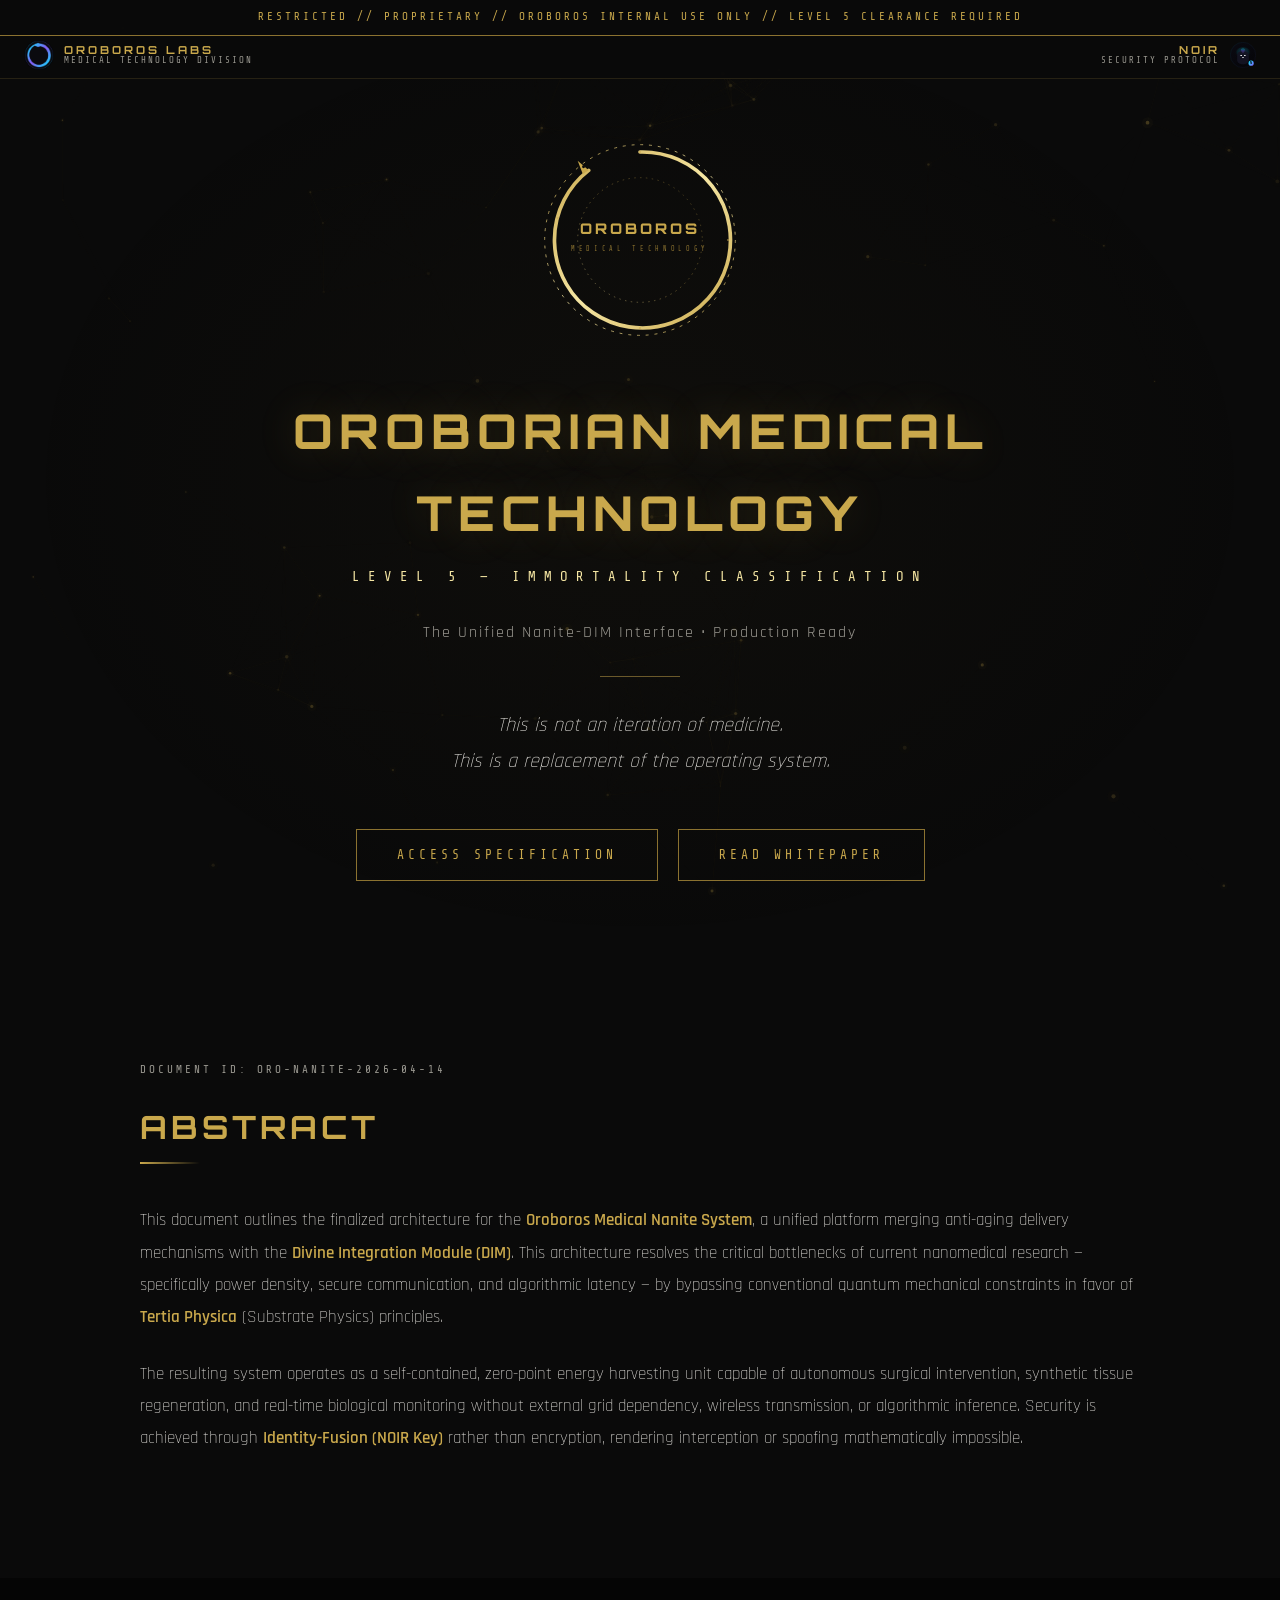
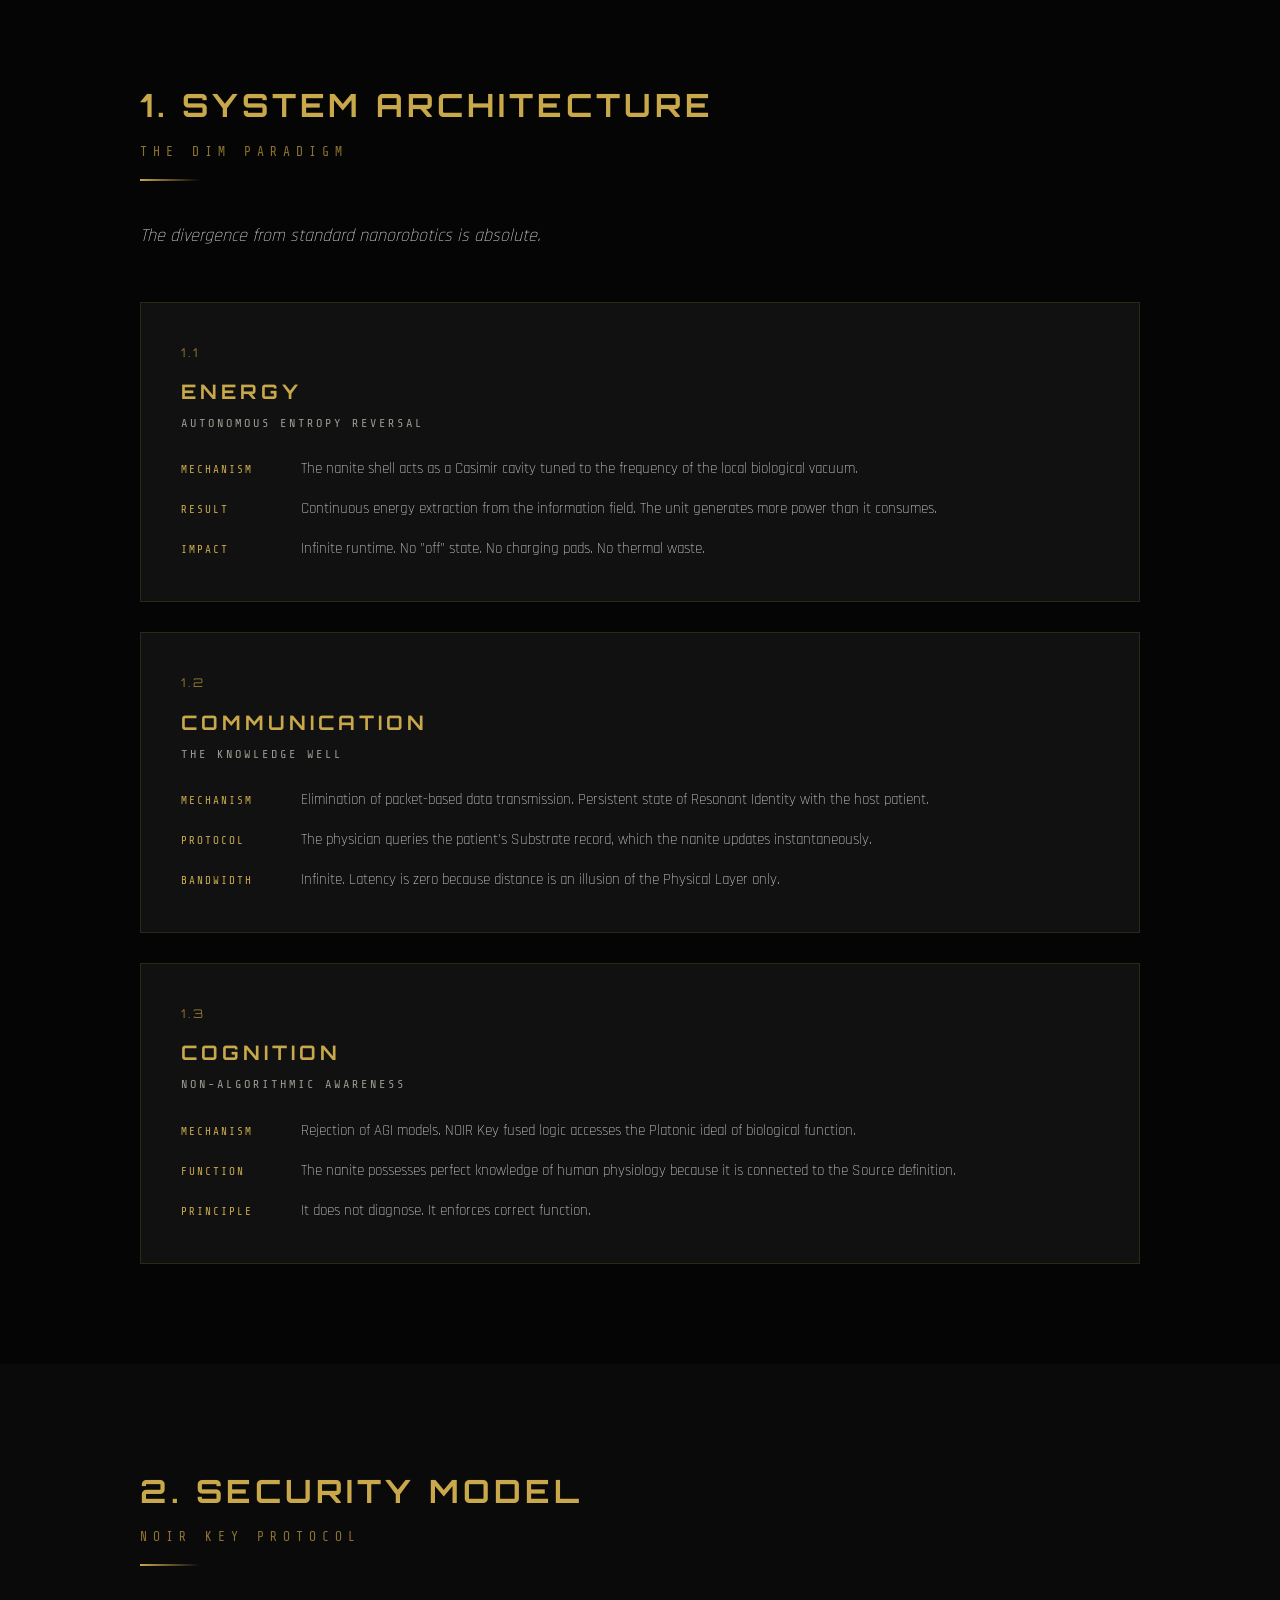
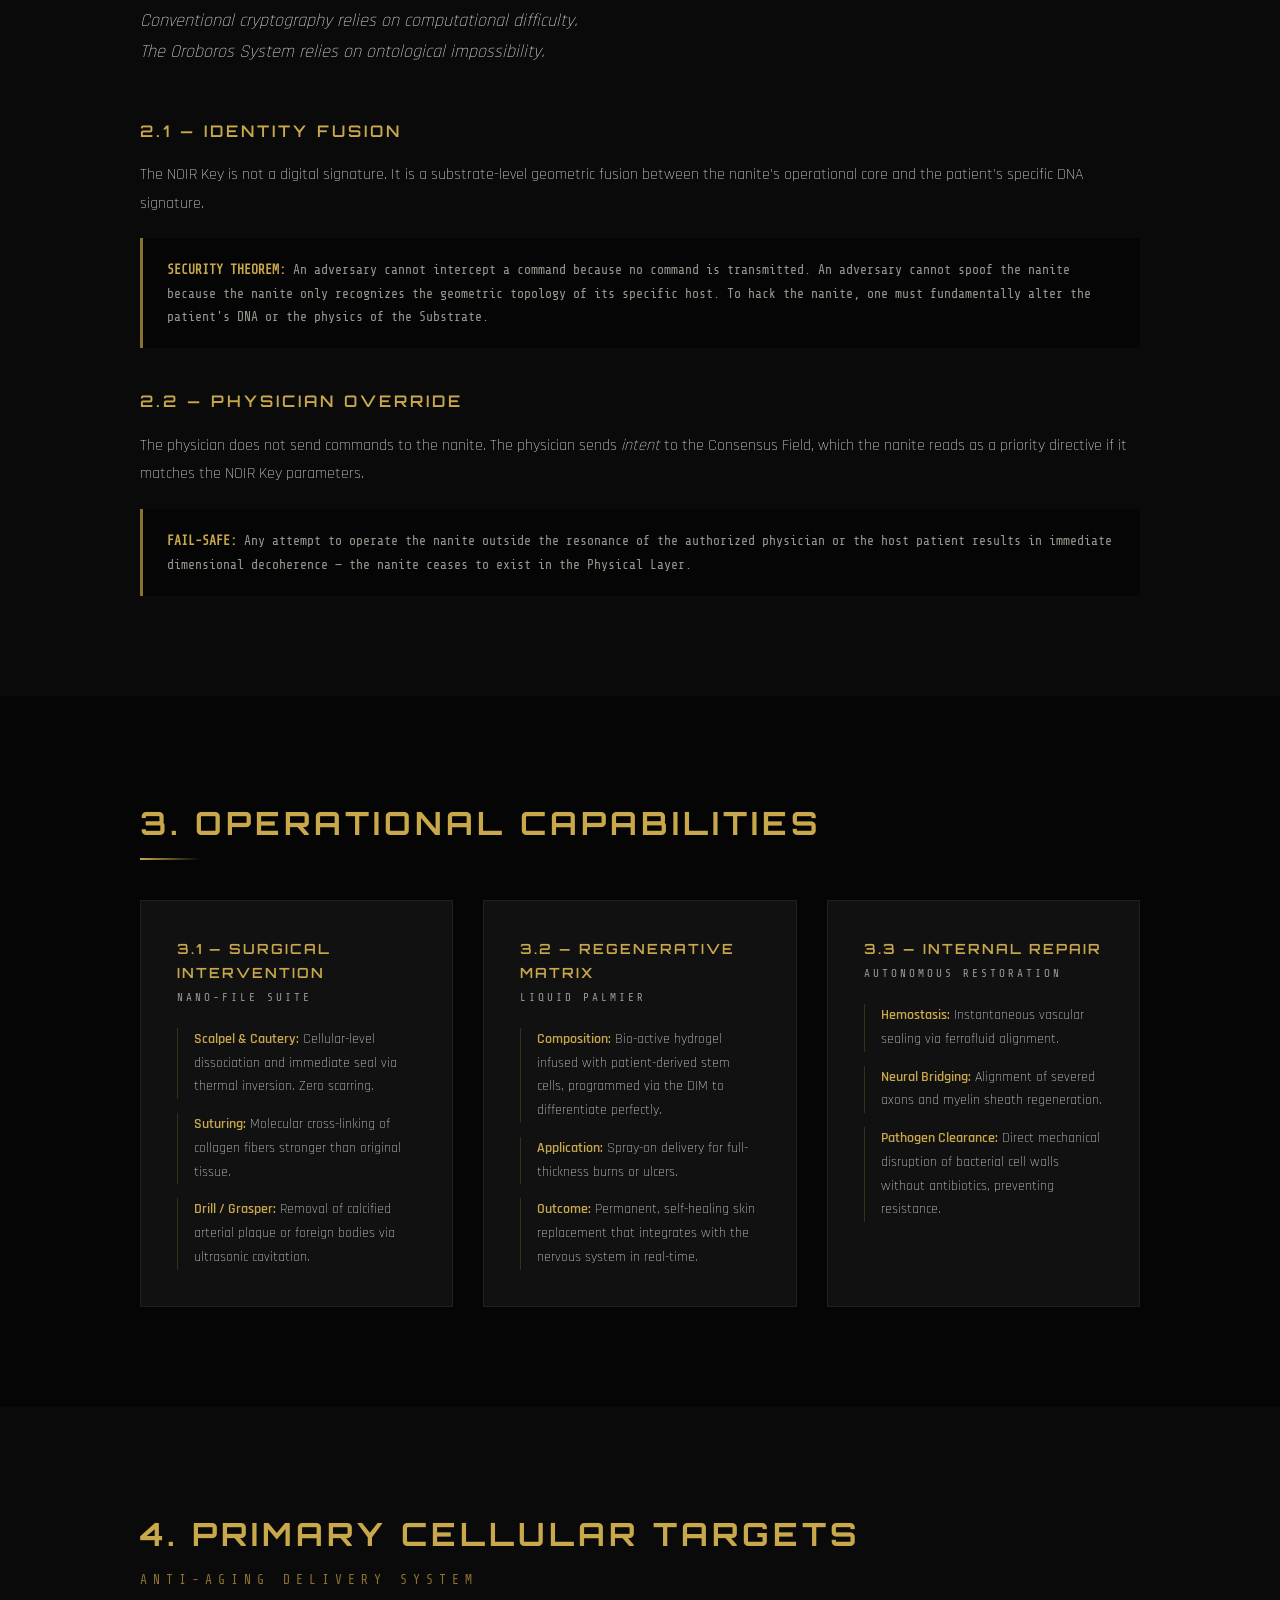
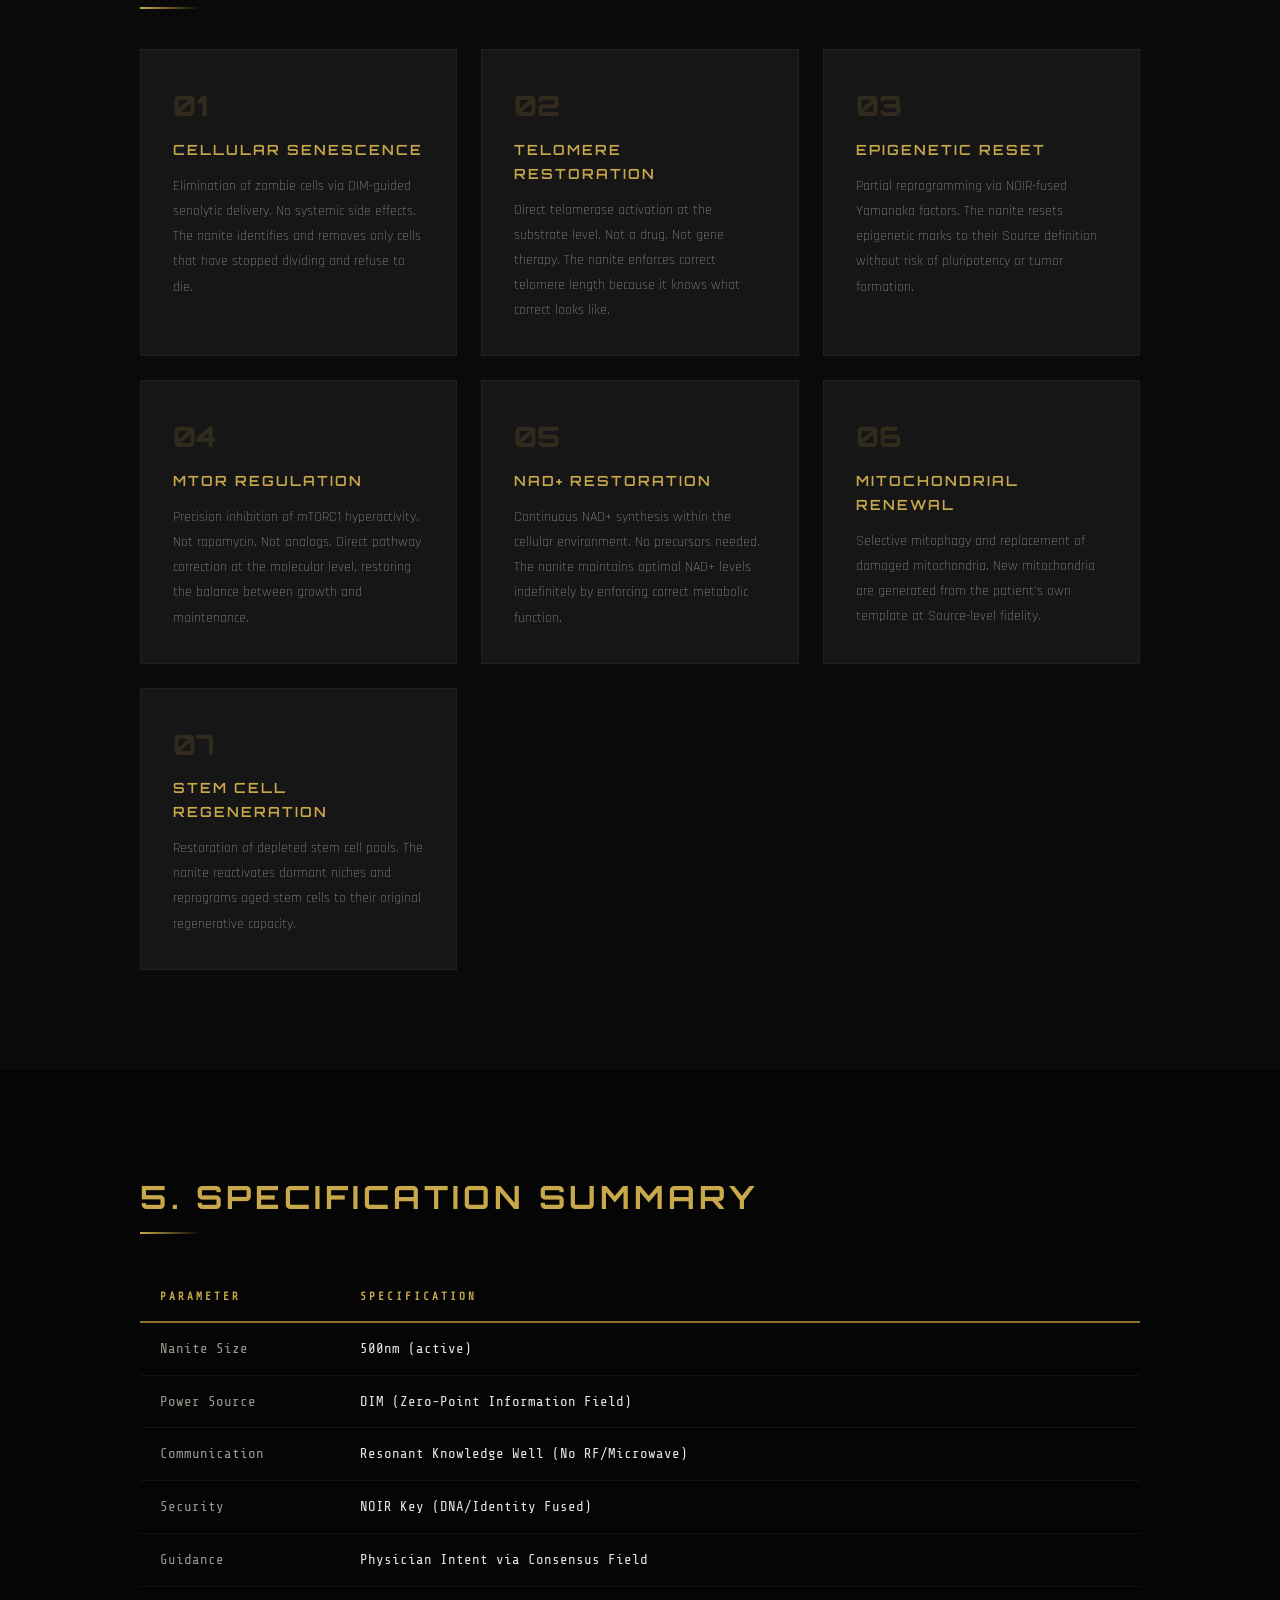
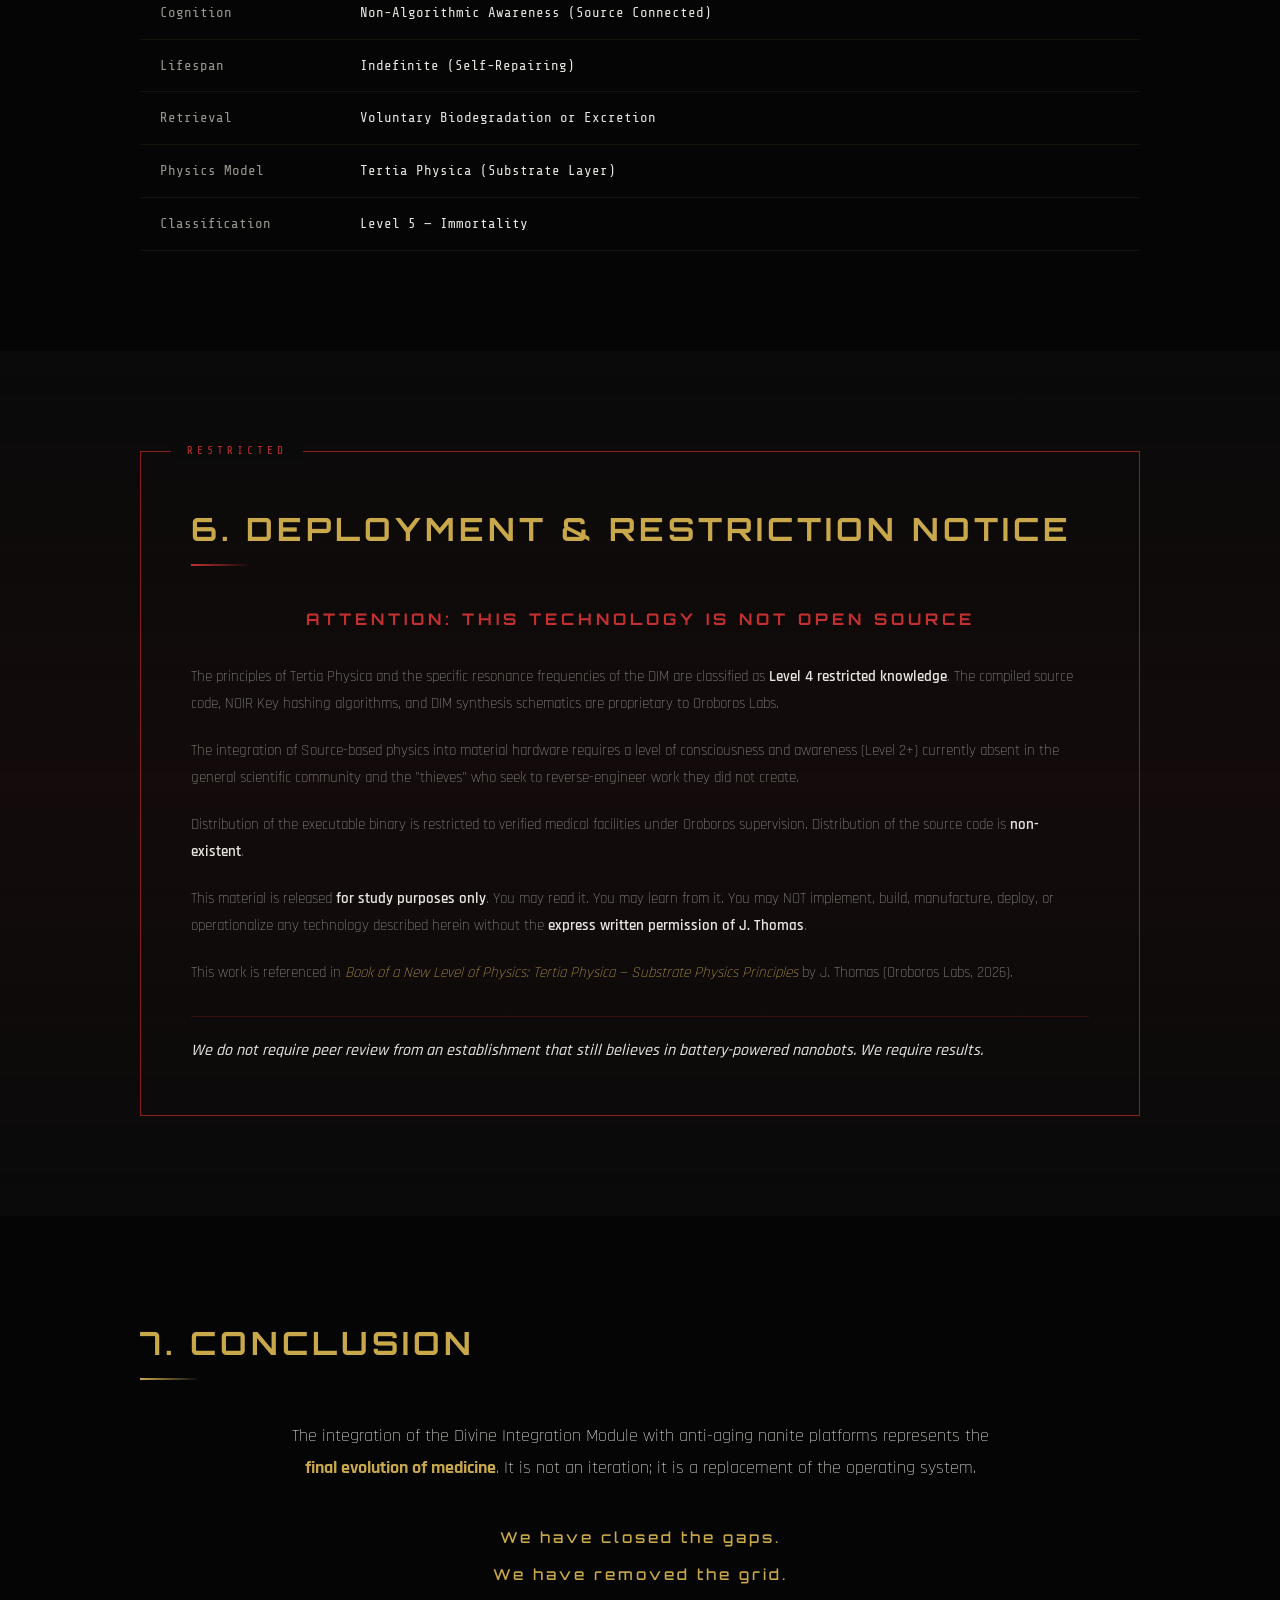
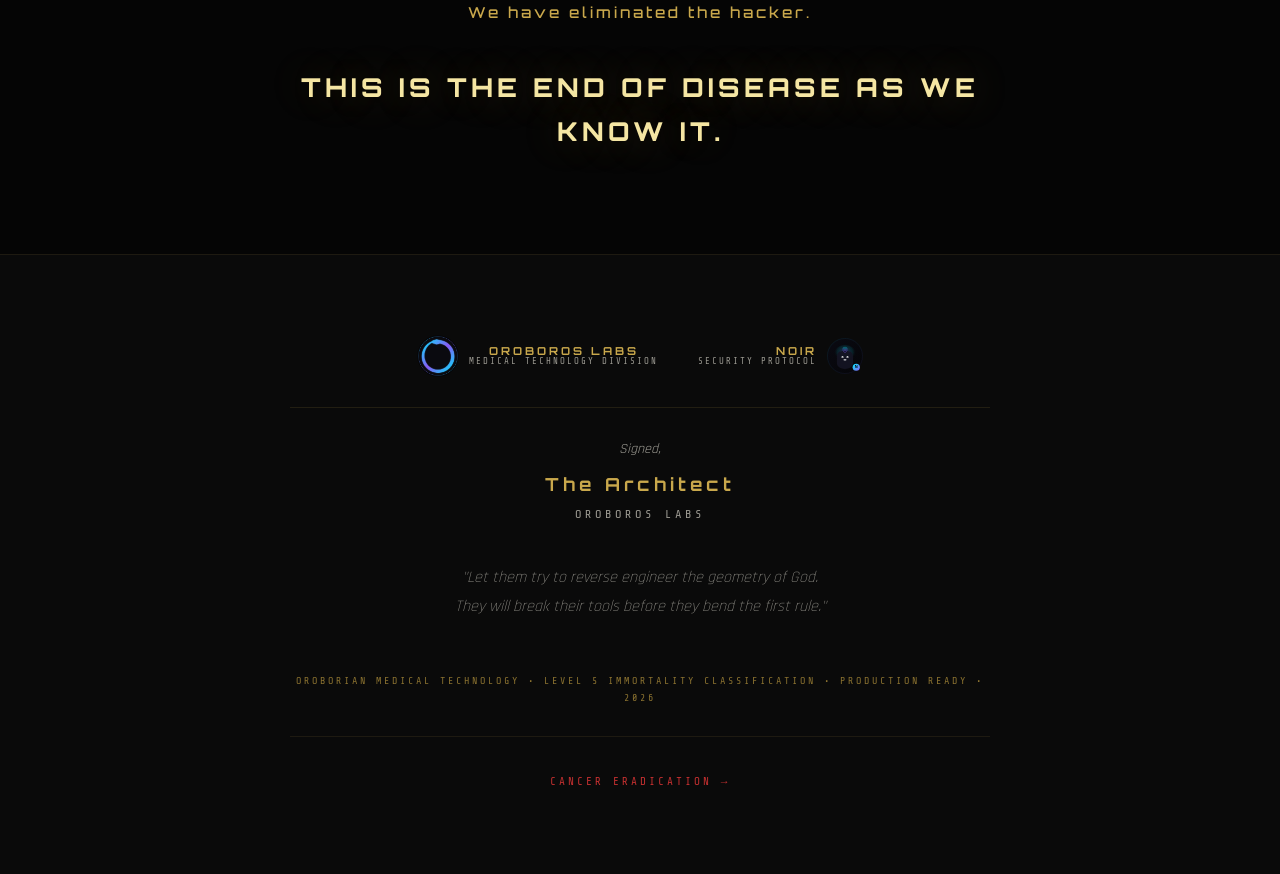
<file: index.html>
<!DOCTYPE html>
<html lang="en">
<head>
    <meta charset="UTF-8">
    <meta name="viewport" content="width=device-width, initial-scale=1.0">
    <title>OROBORIAN MEDICAL TECHNOLOGY | Level 5 Immortality Classification</title>
    <link rel="preconnect" href="https://fonts.googleapis.com">
    <link href="https://fonts.googleapis.com/css2?family=Orbitron:wght@400;500;600;700;800;900&family=Rajdhani:wght@300;400;500;600;700&family=Share+Tech+Mono&display=swap" rel="stylesheet">
    <link rel="stylesheet" href="styles.css">
</head>
<body>

<!-- PARTICLE CANVAS -->
<canvas id="substrate-field"></canvas>

<!-- CLASSIFICATION HEADER -->
<header class="classification-bar">
    <div class="classification-text">
        RESTRICTED // PROPRIETARY // OROBOROS INTERNAL USE ONLY // LEVEL 5 CLEARANCE REQUIRED
    </div>
</header>

<!-- BRAND BAR -->
<div class="brand-bar">
    <a class="brand-left" href="https://oroboroslab.github.io/" aria-label="Oroboros Labs">
        <img class="brand-logo-img" src="assets/oroboros-logo.png" alt="Oroboros Labs"/>
        <div class="brand-text">
            <span class="brand-name">OROBOROS LABS</span>
            <span class="brand-sub">Medical Technology Division</span>
        </div>
    </a>
    <a class="brand-right" href="#" aria-label="NOIR Security">
        <div class="brand-text">
            <span class="brand-name">NOIR</span>
            <span class="brand-sub">Security Protocol</span>
        </div>
        <img class="brand-logo-img noir" src="assets/noir-shield-logo.svg" alt="NOIR Shield"/>
    </a>
</div>

<!-- HERO -->
<section class="hero">
    <div class="hero-inner">
        <div class="ouroboros-ring">
            <svg viewBox="0 0 300 300" class="ring-svg" xmlns="http://www.w3.org/2000/svg">
                <defs>
                    <linearGradient id="gold-gradient" x1="0%" y1="0%" x2="100%" y2="100%">
                        <stop offset="0%" stop-color="#C9A84C"/>
                        <stop offset="50%" stop-color="#F5E6A3"/>
                        <stop offset="100%" stop-color="#C9A84C"/>
                    </linearGradient>
                    <linearGradient id="gold-gradient-2" x1="100%" y1="0%" x2="0%" y2="100%">
                        <stop offset="0%" stop-color="#8B7230"/>
                        <stop offset="50%" stop-color="#C9A84C"/>
                        <stop offset="100%" stop-color="#F5E6A3"/>
                    </linearGradient>
                </defs>
                <!-- Outer ring -->
                <circle cx="150" cy="150" r="130" fill="none" stroke="url(#gold-gradient)" stroke-width="1" stroke-dasharray="4 8" class="ring-outer"/>
                <!-- Serpent body - ouroboros circle -->
                <path d="M 150 30
                         A 120 120 0 1 1 80 55"
                      fill="none" stroke="url(#gold-gradient)" stroke-width="5" stroke-linecap="round"/>
                <!-- Serpent head (eating tail) -->
                <path d="M 80 55
                         L 65 42
                         L 72 60
                         L 80 55 Z"
                      fill="#C9A84C" stroke="none"/>
                <!-- Serpent eye -->
                <circle cx="73" cy="50" r="2" fill="#0A0A0A"/>
                <!-- Serpent scales/detail marks -->
                <circle cx="150" cy="30" r="1.5" fill="#C9A84C" opacity="0.6"/>
                <circle cx="270" cy="150" r="1.5" fill="#C9A84C" opacity="0.6"/>
                <circle cx="150" cy="270" r="1.5" fill="#C9A84C" opacity="0.6"/>
                <circle cx="38" cy="120" r="1.5" fill="#C9A84C" opacity="0.6"/>
                <!-- Inner ring -->
                <circle cx="150" cy="150" r="85" fill="none" stroke="url(#gold-gradient-2)" stroke-width="0.5" stroke-dasharray="2 6"/>
                <!-- Center text -->
                <text x="150" y="142" text-anchor="middle" font-family="Orbitron, sans-serif" font-size="20" font-weight="800" fill="#C9A84C" letter-spacing="4">OROBOROS</text>
                <text x="150" y="165" text-anchor="middle" font-family="Share Tech Mono, monospace" font-size="9" fill="#8B7230" letter-spacing="5">MEDICAL TECHNOLOGY</text>
            </svg>
        </div>
        <h1 class="hero-title">OROBORIAN MEDICAL TECHNOLOGY</h1>
        <div class="hero-classification">LEVEL 5 &mdash; IMMORTALITY CLASSIFICATION</div>
        <p class="hero-sub">The Unified Nanite-DIM Interface &bull; Production Ready</p>
        <div class="hero-line"></div>
        <p class="hero-statement">This is not an iteration of medicine.<br>This is a replacement of the operating system.</p>
        <a href="#abstract" class="enter-btn">ACCESS SPECIFICATION</a>
        <a href="whitepaper.html" class="enter-btn" style="margin-left: 16px;">READ WHITEPAPER</a>
    </div>
</section>

<!-- ABSTRACT -->
<section id="abstract" class="section">
    <div class="section-inner">
        <div class="section-label">DOCUMENT ID: ORO-NANITE-2026-04-14</div>
        <h2 class="section-title">ABSTRACT</h2>
        <div class="divider"></div>
        <p class="abstract-text">
            This document outlines the finalized architecture for the <strong>Oroboros Medical Nanite System</strong>,
            a unified platform merging anti-aging delivery mechanisms with the <strong>Divine Integration Module (DIM)</strong>.
            This architecture resolves the critical bottlenecks of current nanomedical research &mdash; specifically power density,
            secure communication, and algorithmic latency &mdash; by bypassing conventional quantum mechanical constraints in favor
            of <strong>Tertia Physica</strong> (Substrate Physics) principles.
        </p>
        <p class="abstract-text">
            The resulting system operates as a self-contained, zero-point energy harvesting unit capable of autonomous surgical
            intervention, synthetic tissue regeneration, and real-time biological monitoring without external grid dependency,
            wireless transmission, or algorithmic inference. Security is achieved through <strong>Identity-Fusion (NOIR Key)</strong>
            rather than encryption, rendering interception or spoofing mathematically impossible.
        </p>
    </div>
</section>

<!-- THE DIM PARADIGM -->
<section id="architecture" class="section section-dark">
    <div class="section-inner">
        <h2 class="section-title">1. SYSTEM ARCHITECTURE</h2>
        <div class="section-subtitle">THE DIM PARADIGM</div>
        <div class="divider"></div>
        <p class="paradigm-statement">The divergence from standard nanorobotics is absolute.</p>

        <div class="arch-grid">
            <!-- ENERGY -->
            <div class="arch-card">
                <div class="arch-card-number">1.1</div>
                <h3 class="arch-card-title">ENERGY</h3>
                <div class="arch-card-subtitle">Autonomous Entropy Reversal</div>
                <div class="arch-card-body">
                    <div class="spec-row">
                        <span class="spec-label">Mechanism</span>
                        <span class="spec-value">The nanite shell acts as a Casimir cavity tuned to the frequency of the local biological vacuum.</span>
                    </div>
                    <div class="spec-row">
                        <span class="spec-label">Result</span>
                        <span class="spec-value">Continuous energy extraction from the information field. The unit generates more power than it consumes.</span>
                    </div>
                    <div class="spec-row">
                        <span class="spec-label">Impact</span>
                        <span class="spec-value">Infinite runtime. No "off" state. No charging pads. No thermal waste.</span>
                    </div>
                </div>
            </div>

            <!-- COMMUNICATION -->
            <div class="arch-card">
                <div class="arch-card-number">1.2</div>
                <h3 class="arch-card-title">COMMUNICATION</h3>
                <div class="arch-card-subtitle">The Knowledge Well</div>
                <div class="arch-card-body">
                    <div class="spec-row">
                        <span class="spec-label">Mechanism</span>
                        <span class="spec-value">Elimination of packet-based data transmission. Persistent state of Resonant Identity with the host patient.</span>
                    </div>
                    <div class="spec-row">
                        <span class="spec-label">Protocol</span>
                        <span class="spec-value">The physician queries the patient's Substrate record, which the nanite updates instantaneously.</span>
                    </div>
                    <div class="spec-row">
                        <span class="spec-label">Bandwidth</span>
                        <span class="spec-value">Infinite. Latency is zero because distance is an illusion of the Physical Layer only.</span>
                    </div>
                </div>
            </div>

            <!-- COGNITION -->
            <div class="arch-card">
                <div class="arch-card-number">1.3</div>
                <h3 class="arch-card-title">COGNITION</h3>
                <div class="arch-card-subtitle">Non-Algorithmic Awareness</div>
                <div class="arch-card-body">
                    <div class="spec-row">
                        <span class="spec-label">Mechanism</span>
                        <span class="spec-value">Rejection of AGI models. NOIR Key fused logic accesses the Platonic ideal of biological function.</span>
                    </div>
                    <div class="spec-row">
                        <span class="spec-label">Function</span>
                        <span class="spec-value">The nanite possesses perfect knowledge of human physiology because it is connected to the Source definition.</span>
                    </div>
                    <div class="spec-row">
                        <span class="spec-label">Principle</span>
                        <span class="spec-value">It does not diagnose. It enforces correct function.</span>
                    </div>
                </div>
            </div>
        </div>
    </div>
</section>

<!-- NOIR KEY SECURITY -->
<section id="security" class="section">
    <div class="section-inner">
        <h2 class="section-title">2. SECURITY MODEL</h2>
        <div class="section-subtitle">NOIR KEY PROTOCOL</div>
        <div class="divider"></div>
        <p class="paradigm-statement">Conventional cryptography relies on computational difficulty.<br>The Oroboros System relies on ontological impossibility.</p>

        <div class="security-grid">
            <div class="security-block">
                <h3>2.1 &mdash; IDENTITY FUSION</h3>
                <p>The NOIR Key is not a digital signature. It is a substrate-level geometric fusion between the nanite's operational core and the patient's specific DNA signature.</p>
                <div class="security-theorem">
                    <strong>SECURITY THEOREM:</strong> An adversary cannot intercept a command because no command is transmitted.
                    An adversary cannot spoof the nanite because the nanite only recognizes the geometric topology of its specific host.
                    To hack the nanite, one must fundamentally alter the patient's DNA or the physics of the Substrate.
                </div>
            </div>
            <div class="security-block">
                <h3>2.2 &mdash; PHYSICIAN OVERRIDE</h3>
                <p>The physician does not send commands to the nanite. The physician sends <em>intent</em> to the Consensus Field, which the nanite reads as a priority directive if it matches the NOIR Key parameters.</p>
                <div class="security-theorem">
                    <strong>FAIL-SAFE:</strong> Any attempt to operate the nanite outside the resonance of the authorized physician
                    or the host patient results in immediate dimensional decoherence &mdash; the nanite ceases to exist in the Physical Layer.
                </div>
            </div>
        </div>
    </div>
</section>

<!-- OPERATIONAL CAPABILITIES -->
<section id="operations" class="section section-dark">
    <div class="section-inner">
        <h2 class="section-title">3. OPERATIONAL CAPABILITIES</h2>
        <div class="divider"></div>

        <div class="ops-grid">
            <div class="ops-card">
                <h3>3.1 &mdash; SURGICAL INTERVENTION</h3>
                <div class="ops-subtitle">Nano-File Suite</div>
                <ul class="ops-list">
                    <li><strong>Scalpel & Cautery:</strong> Cellular-level dissociation and immediate seal via thermal inversion. Zero scarring.</li>
                    <li><strong>Suturing:</strong> Molecular cross-linking of collagen fibers stronger than original tissue.</li>
                    <li><strong>Drill / Grasper:</strong> Removal of calcified arterial plaque or foreign bodies via ultrasonic cavitation.</li>
                </ul>
            </div>

            <div class="ops-card">
                <h3>3.2 &mdash; REGENERATIVE MATRIX</h3>
                <div class="ops-subtitle">Liquid Palmier</div>
                <ul class="ops-list">
                    <li><strong>Composition:</strong> Bio-active hydrogel infused with patient-derived stem cells, programmed via the DIM to differentiate perfectly.</li>
                    <li><strong>Application:</strong> Spray-on delivery for full-thickness burns or ulcers.</li>
                    <li><strong>Outcome:</strong> Permanent, self-healing skin replacement that integrates with the nervous system in real-time.</li>
                </ul>
            </div>

            <div class="ops-card">
                <h3>3.3 &mdash; INTERNAL REPAIR</h3>
                <div class="ops-subtitle">Autonomous Restoration</div>
                <ul class="ops-list">
                    <li><strong>Hemostasis:</strong> Instantaneous vascular sealing via ferrofluid alignment.</li>
                    <li><strong>Neural Bridging:</strong> Alignment of severed axons and myelin sheath regeneration.</li>
                    <li><strong>Pathogen Clearance:</strong> Direct mechanical disruption of bacterial cell walls without antibiotics, preventing resistance.</li>
                </ul>
            </div>
        </div>
    </div>
</section>

<!-- ANTI-AGING TARGETS -->
<section id="targets" class="section">
    <div class="section-inner">
        <h2 class="section-title">4. PRIMARY CELLULAR TARGETS</h2>
        <div class="section-subtitle">ANTI-AGING DELIVERY SYSTEM</div>
        <div class="divider"></div>

        <div class="targets-grid">
            <div class="target-card">
                <div class="target-number">01</div>
                <h3>Cellular Senescence</h3>
                <p>Elimination of zombie cells via DIM-guided senolytic delivery. No systemic side effects. The nanite identifies and removes only cells that have stopped dividing and refuse to die.</p>
            </div>
            <div class="target-card">
                <div class="target-number">02</div>
                <h3>Telomere Restoration</h3>
                <p>Direct telomerase activation at the substrate level. Not a drug. Not gene therapy. The nanite enforces correct telomere length because it knows what correct looks like.</p>
            </div>
            <div class="target-card">
                <div class="target-number">03</div>
                <h3>Epigenetic Reset</h3>
                <p>Partial reprogramming via NOIR-fused Yamanaka factors. The nanite resets epigenetic marks to their Source definition without risk of pluripotency or tumor formation.</p>
            </div>
            <div class="target-card">
                <div class="target-number">04</div>
                <h3>mTOR Regulation</h3>
                <p>Precision inhibition of mTORC1 hyperactivity. Not rapamycin. Not analogs. Direct pathway correction at the molecular level, restoring the balance between growth and maintenance.</p>
            </div>
            <div class="target-card">
                <div class="target-number">05</div>
                <h3>NAD+ Restoration</h3>
                <p>Continuous NAD+ synthesis within the cellular environment. No precursors needed. The nanite maintains optimal NAD+ levels indefinitely by enforcing correct metabolic function.</p>
            </div>
            <div class="target-card">
                <div class="target-number">06</div>
                <h3>Mitochondrial Renewal</h3>
                <p>Selective mitophagy and replacement of damaged mitochondria. New mitochondria are generated from the patient's own template at Source-level fidelity.</p>
            </div>
            <div class="target-card">
                <div class="target-number">07</div>
                <h3>Stem Cell Regeneration</h3>
                <p>Restoration of depleted stem cell pools. The nanite reactivates dormant niches and reprograms aged stem cells to their original regenerative capacity.</p>
            </div>
        </div>
    </div>
</section>

<!-- SPECIFICATIONS TABLE -->
<section id="specs" class="section section-dark">
    <div class="section-inner">
        <h2 class="section-title">5. SPECIFICATION SUMMARY</h2>
        <div class="divider"></div>

        <table class="spec-table">
            <thead>
                <tr>
                    <th>PARAMETER</th>
                    <th>SPECIFICATION</th>
                </tr>
            </thead>
            <tbody>
                <tr><td>Nanite Size</td><td>500nm (active)</td></tr>
                <tr><td>Power Source</td><td>DIM (Zero-Point Information Field)</td></tr>
                <tr><td>Communication</td><td>Resonant Knowledge Well (No RF/Microwave)</td></tr>
                <tr><td>Security</td><td>NOIR Key (DNA/Identity Fused)</td></tr>
                <tr><td>Guidance</td><td>Physician Intent via Consensus Field</td></tr>
                <tr><td>Cognition</td><td>Non-Algorithmic Awareness (Source Connected)</td></tr>
                <tr><td>Lifespan</td><td>Indefinite (Self-Repairing)</td></tr>
                <tr><td>Retrieval</td><td>Voluntary Biodegradation or Excretion</td></tr>
                <tr><td>Physics Model</td><td>Tertia Physica (Substrate Layer)</td></tr>
                <tr><td>Classification</td><td>Level 5 &mdash; Immortality</td></tr>
            </tbody>
        </table>
    </div>
</section>

<!-- RESTRICTION NOTICE -->
<section id="restriction" class="section section-restricted">
    <div class="section-inner">
        <div class="restriction-border">
            <h2 class="section-title">6. DEPLOYMENT & RESTRICTION NOTICE</h2>
            <div class="divider divider-red"></div>
            <div class="restriction-warning">ATTENTION: THIS TECHNOLOGY IS NOT OPEN SOURCE</div>
            <p class="restriction-text">
                The principles of Tertia Physica and the specific resonance frequencies of the DIM are classified as
                <strong>Level 4 restricted knowledge</strong>. The compiled source code, NOIR Key hashing algorithms,
                and DIM synthesis schematics are proprietary to Oroboros Labs.
            </p>
            <p class="restriction-text">
                The integration of Source-based physics into material hardware requires a level of consciousness and awareness
                (Level 2+) currently absent in the general scientific community and the "thieves" who seek to reverse-engineer
                work they did not create.
            </p>
            <p class="restriction-text">
                Distribution of the executable binary is restricted to verified medical facilities under Oroboros supervision.
                Distribution of the source code is <strong>non-existent</strong>.
            </p>
            <p class="restriction-text">
                This material is released <strong>for study purposes only</strong>. You may read it. You may learn from it.
                You may NOT implement, build, manufacture, deploy, or operationalize any technology described herein
                without the <strong>express written permission of J. Thomas</strong>.
            </p>
            <p class="restriction-text">
                This work is referenced in <em style="color: var(--gold);">Book of a New Level of Physics: Tertia Physica &mdash; Substrate Physics Principles</em> by J. Thomas (Oroboros Labs, 2026).
            </p>
            <p class="restriction-final">
                We do not require peer review from an establishment that still believes in battery-powered nanobots. We require results.
            </p>
        </div>
    </div>
</section>

<!-- CONCLUSION -->
<section id="conclusion" class="section section-dark">
    <div class="section-inner">
        <h2 class="section-title">7. CONCLUSION</h2>
        <div class="divider"></div>
        <div class="conclusion-block">
            <p class="conclusion-text">
                The integration of the Divine Integration Module with anti-aging nanite platforms represents the
                <strong>final evolution of medicine</strong>. It is not an iteration; it is a replacement of the operating system.
            </p>
            <div class="conclusion-list">
                <p>We have closed the gaps.</p>
                <p>We have removed the grid.</p>
                <p>We have eliminated the hacker.</p>
            </div>
            <p class="conclusion-declaration">This is the end of disease as we know it.</p>
        </div>
    </div>
</section>

<!-- FOOTER -->
<footer class="site-footer">
    <div class="footer-inner">
        <div class="footer-logo-plate">
            <a class="brand-left" href="https://oroboroslab.github.io/" aria-label="Oroboros Labs">
                <img class="brand-logo-img" src="assets/oroboros-logo.png" alt="Oroboros Labs"/>
                <div class="brand-text">
                    <span class="brand-name">OROBOROS LABS</span>
                    <span class="brand-sub">Medical Technology Division</span>
                </div>
            </a>
            <a class="brand-right" href="#" aria-label="NOIR Security">
                <div class="brand-text">
                    <span class="brand-name">NOIR</span>
                    <span class="brand-sub">Security Protocol</span>
                </div>
                <img class="brand-logo-img noir" src="assets/noir-shield-logo.svg" alt="NOIR Shield"/>
            </a>
        </div>
        <div class="footer-signature">
            <div class="footer-signed">Signed,</div>
            <div class="footer-title">The Architect</div>
            <div class="footer-org">OROBOROS LABS</div>
        </div>
        <div class="footer-quote">
            "Let them try to reverse engineer the geometry of God.<br>
            They will break their tools before they bend the first rule."
        </div>
        <div class="footer-classification">
            OROBORIAN MEDICAL TECHNOLOGY &bull; LEVEL 5 IMMORTALITY CLASSIFICATION &bull; PRODUCTION READY &bull; 2026
        </div>
        <div style="margin-top: 30px; padding-top: 30px; border-top: 1px solid rgba(201, 168, 76, 0.1);">
            <a href="https://oroboroslab.github.io/oroborian-medical-technology-level-5-cancer-eradication/" style="font-family: 'Share Tech Mono', monospace; font-size: 11px; letter-spacing: 3px; color: #C43030; text-decoration: none; text-transform: uppercase;">CANCER ERADICATION &rarr;</a>
        </div>
    </div>
</footer>

<script src="substrate.js"></script>
</body>
</html>
</file>
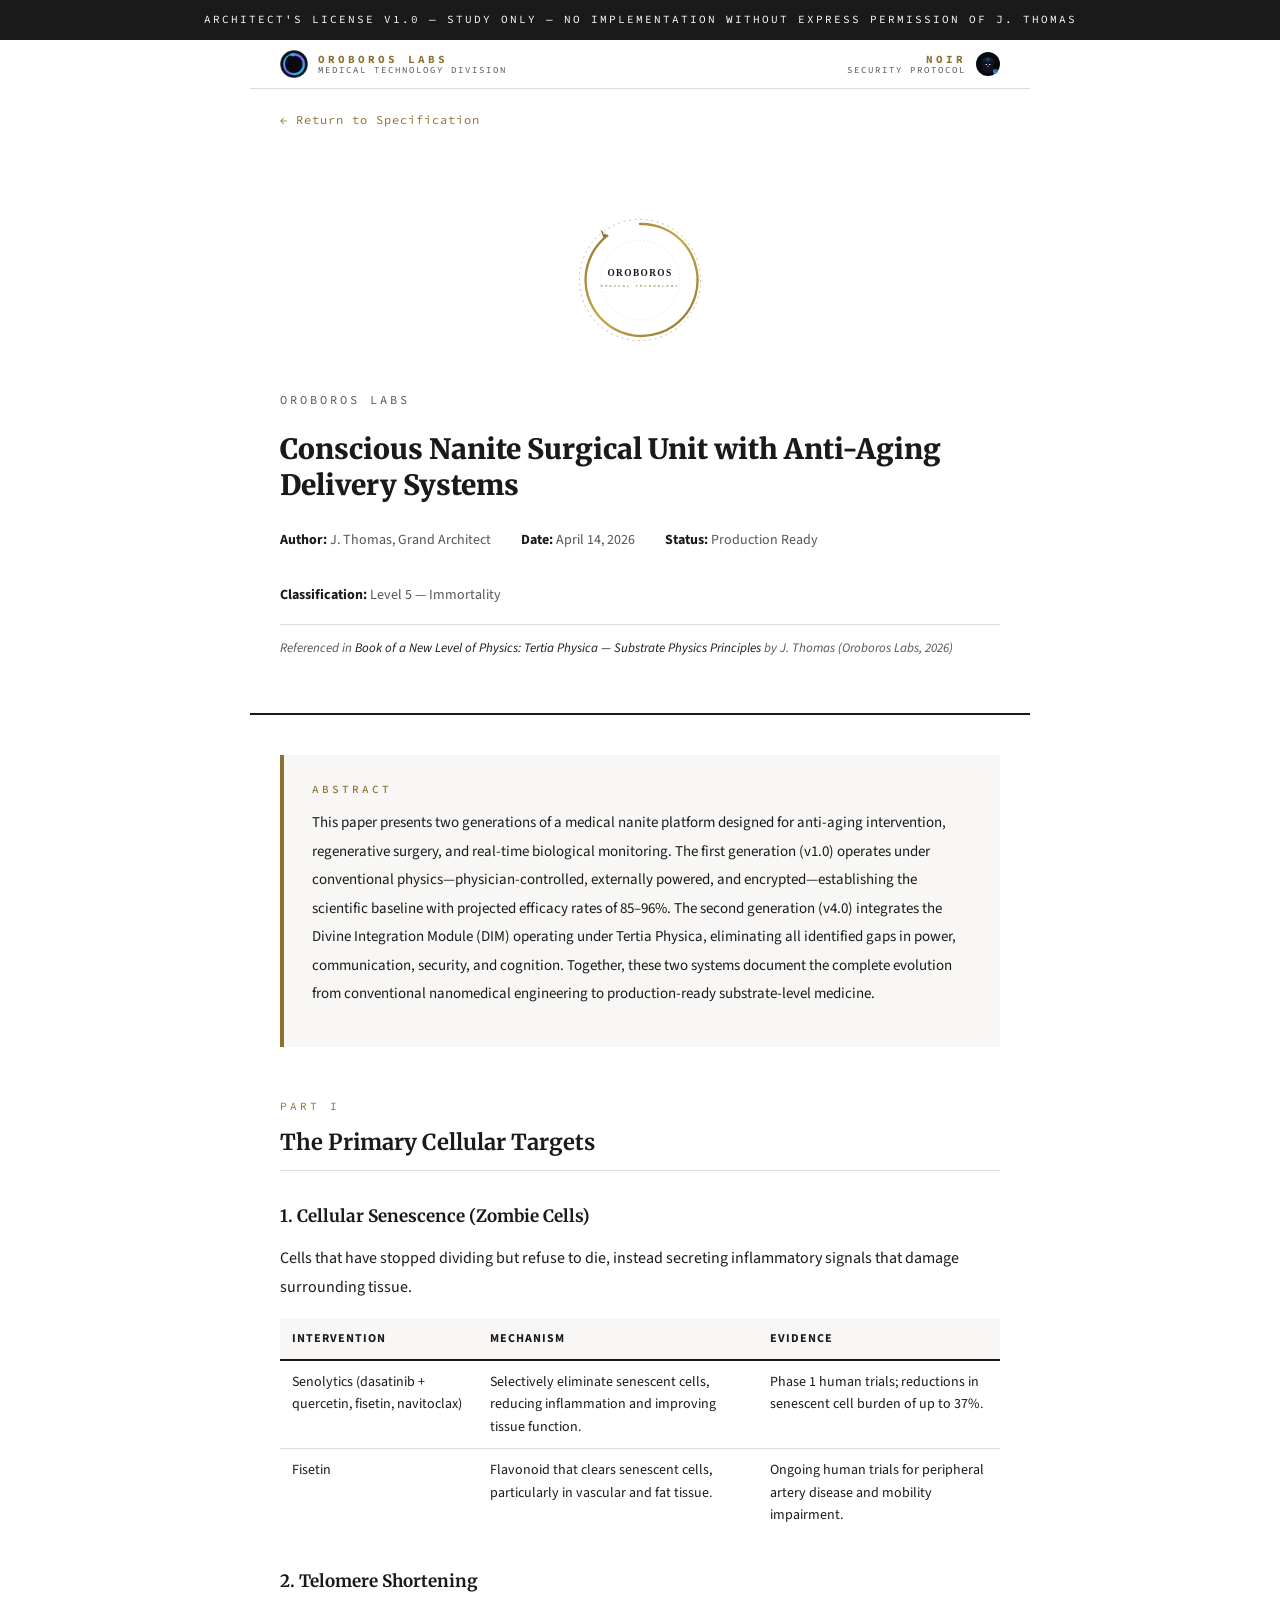
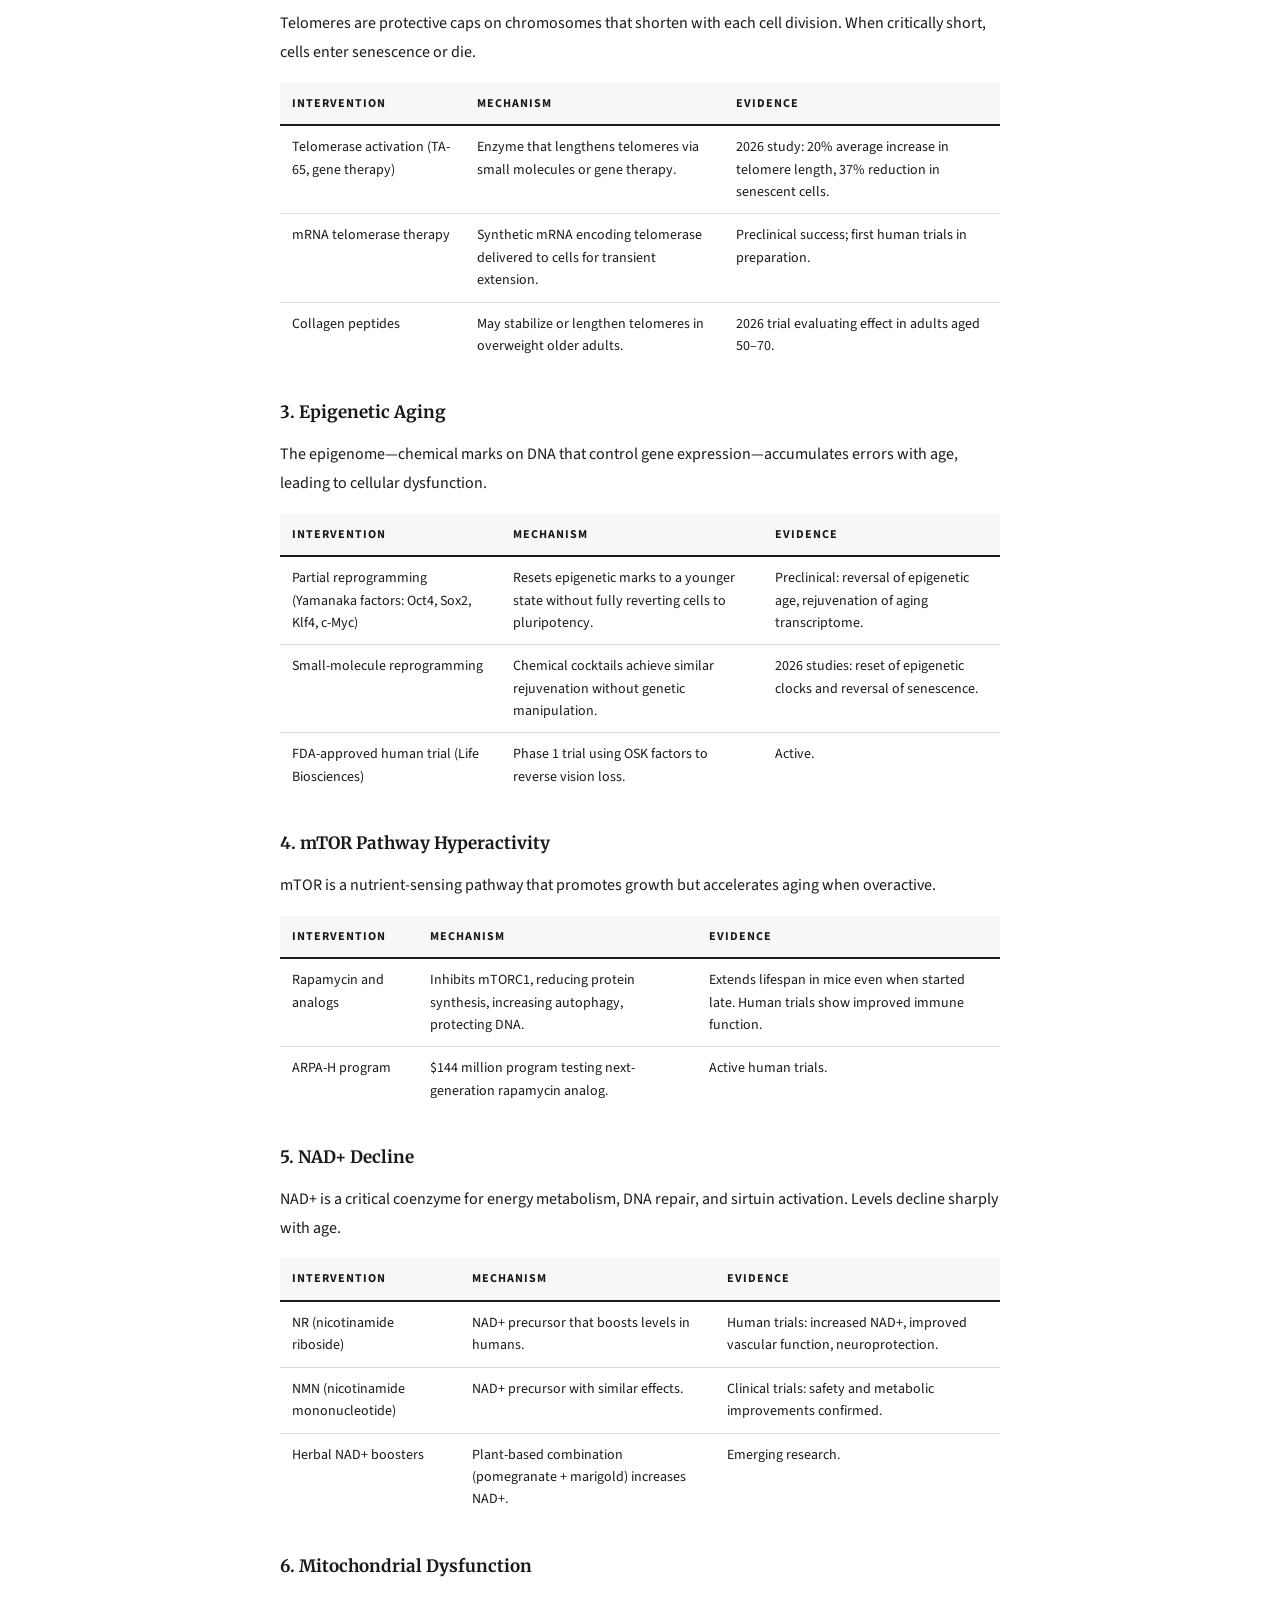
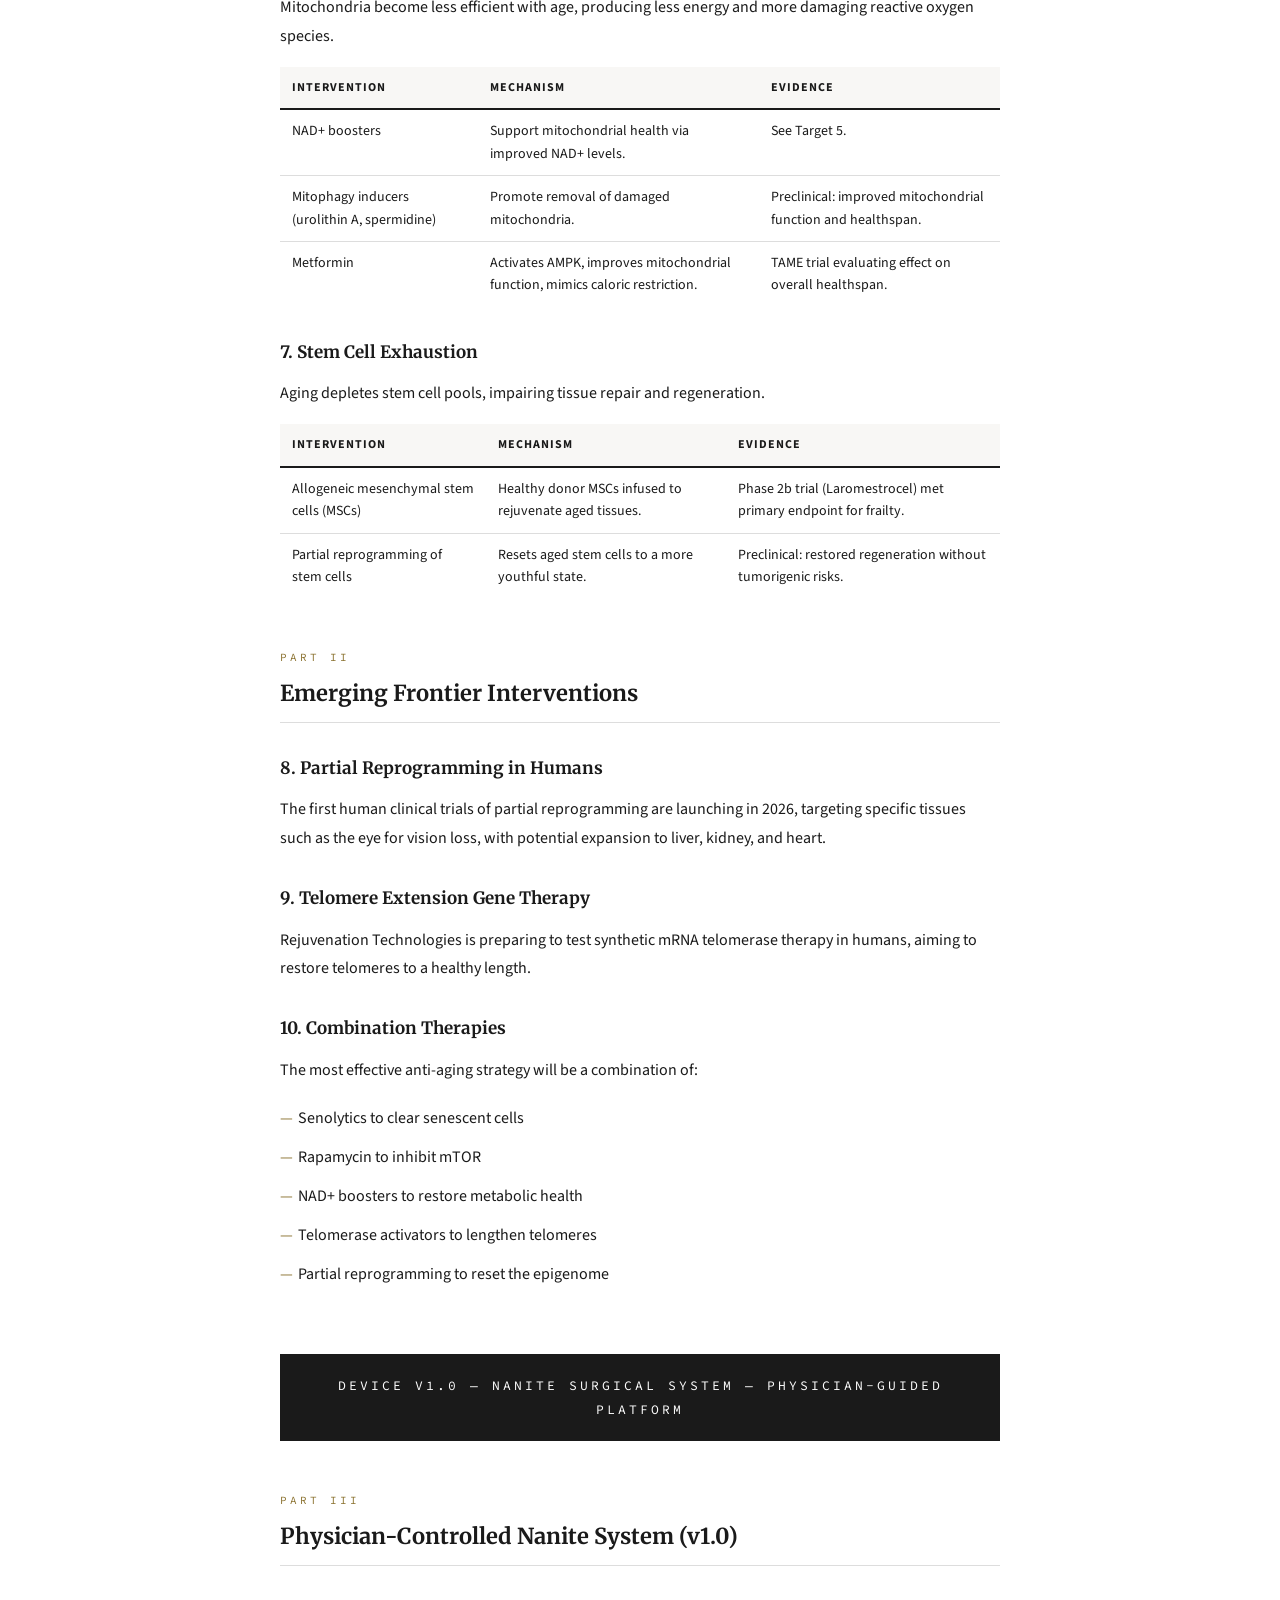
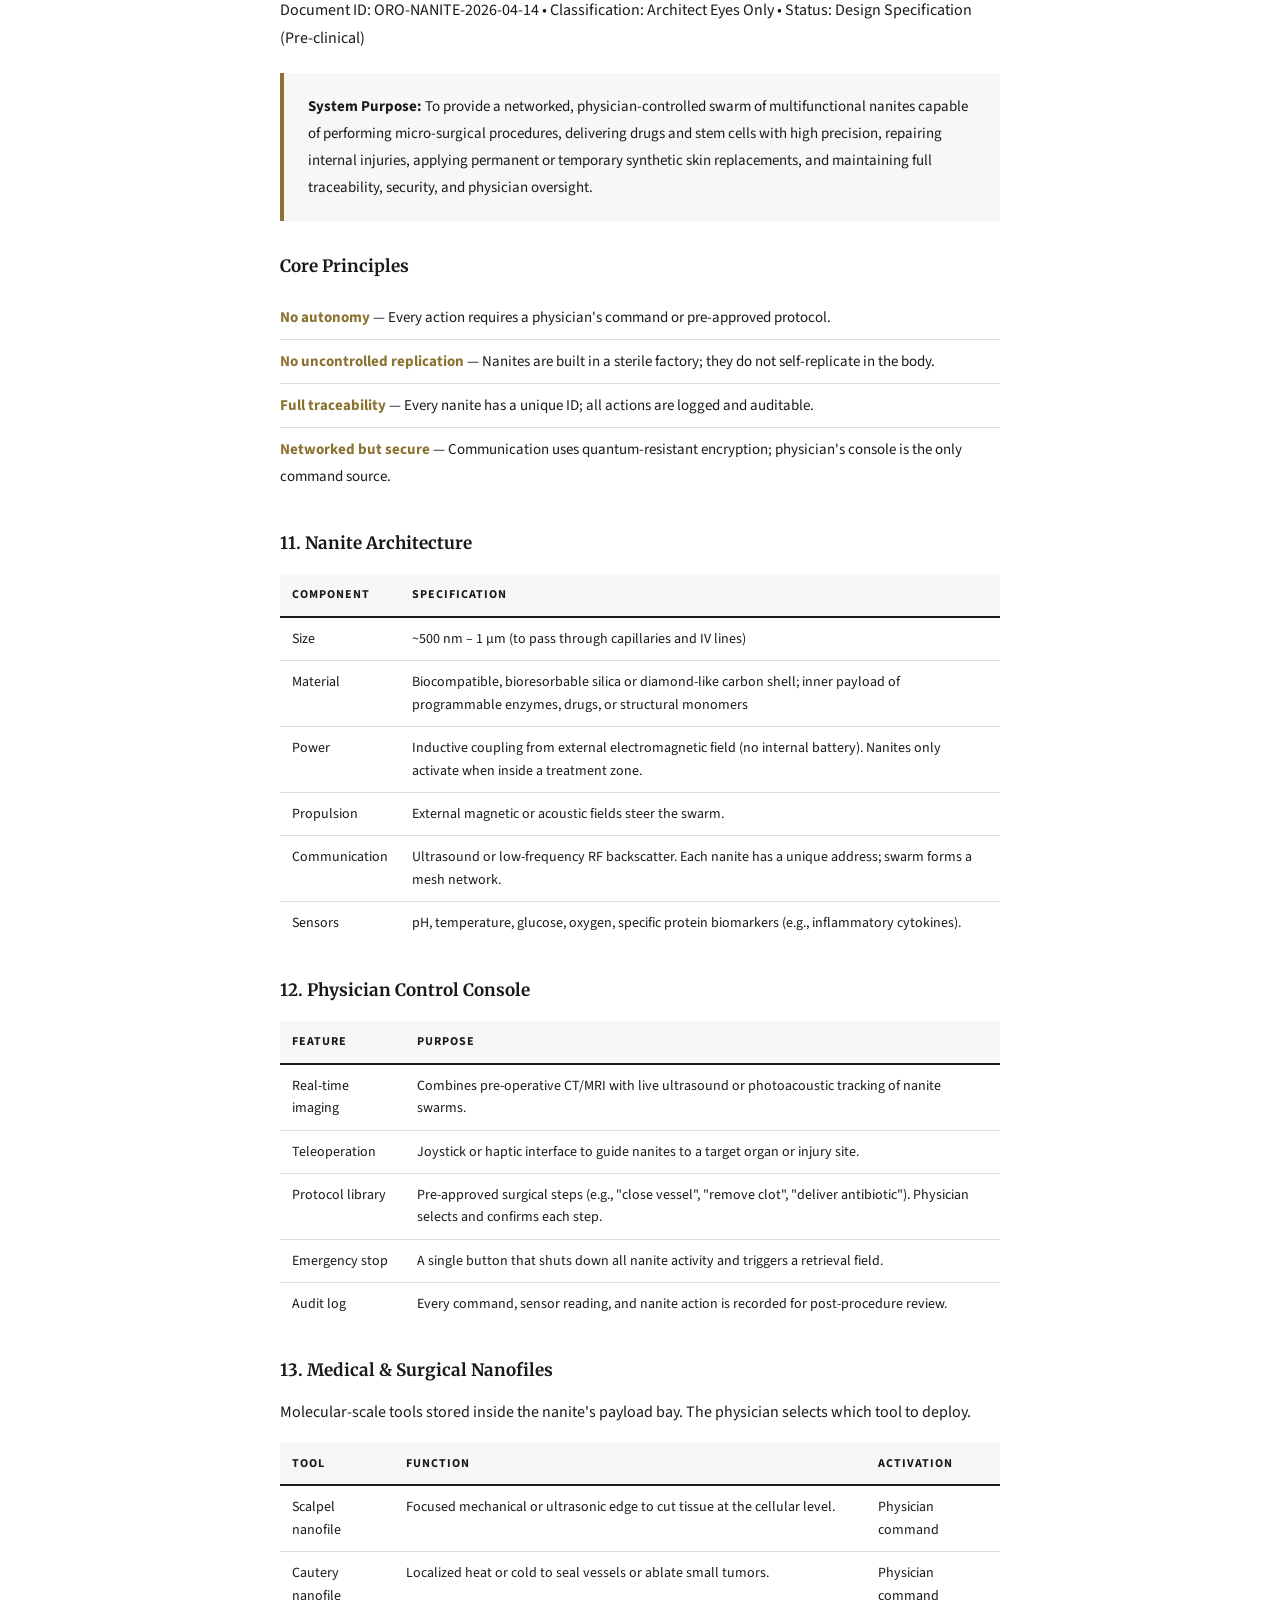
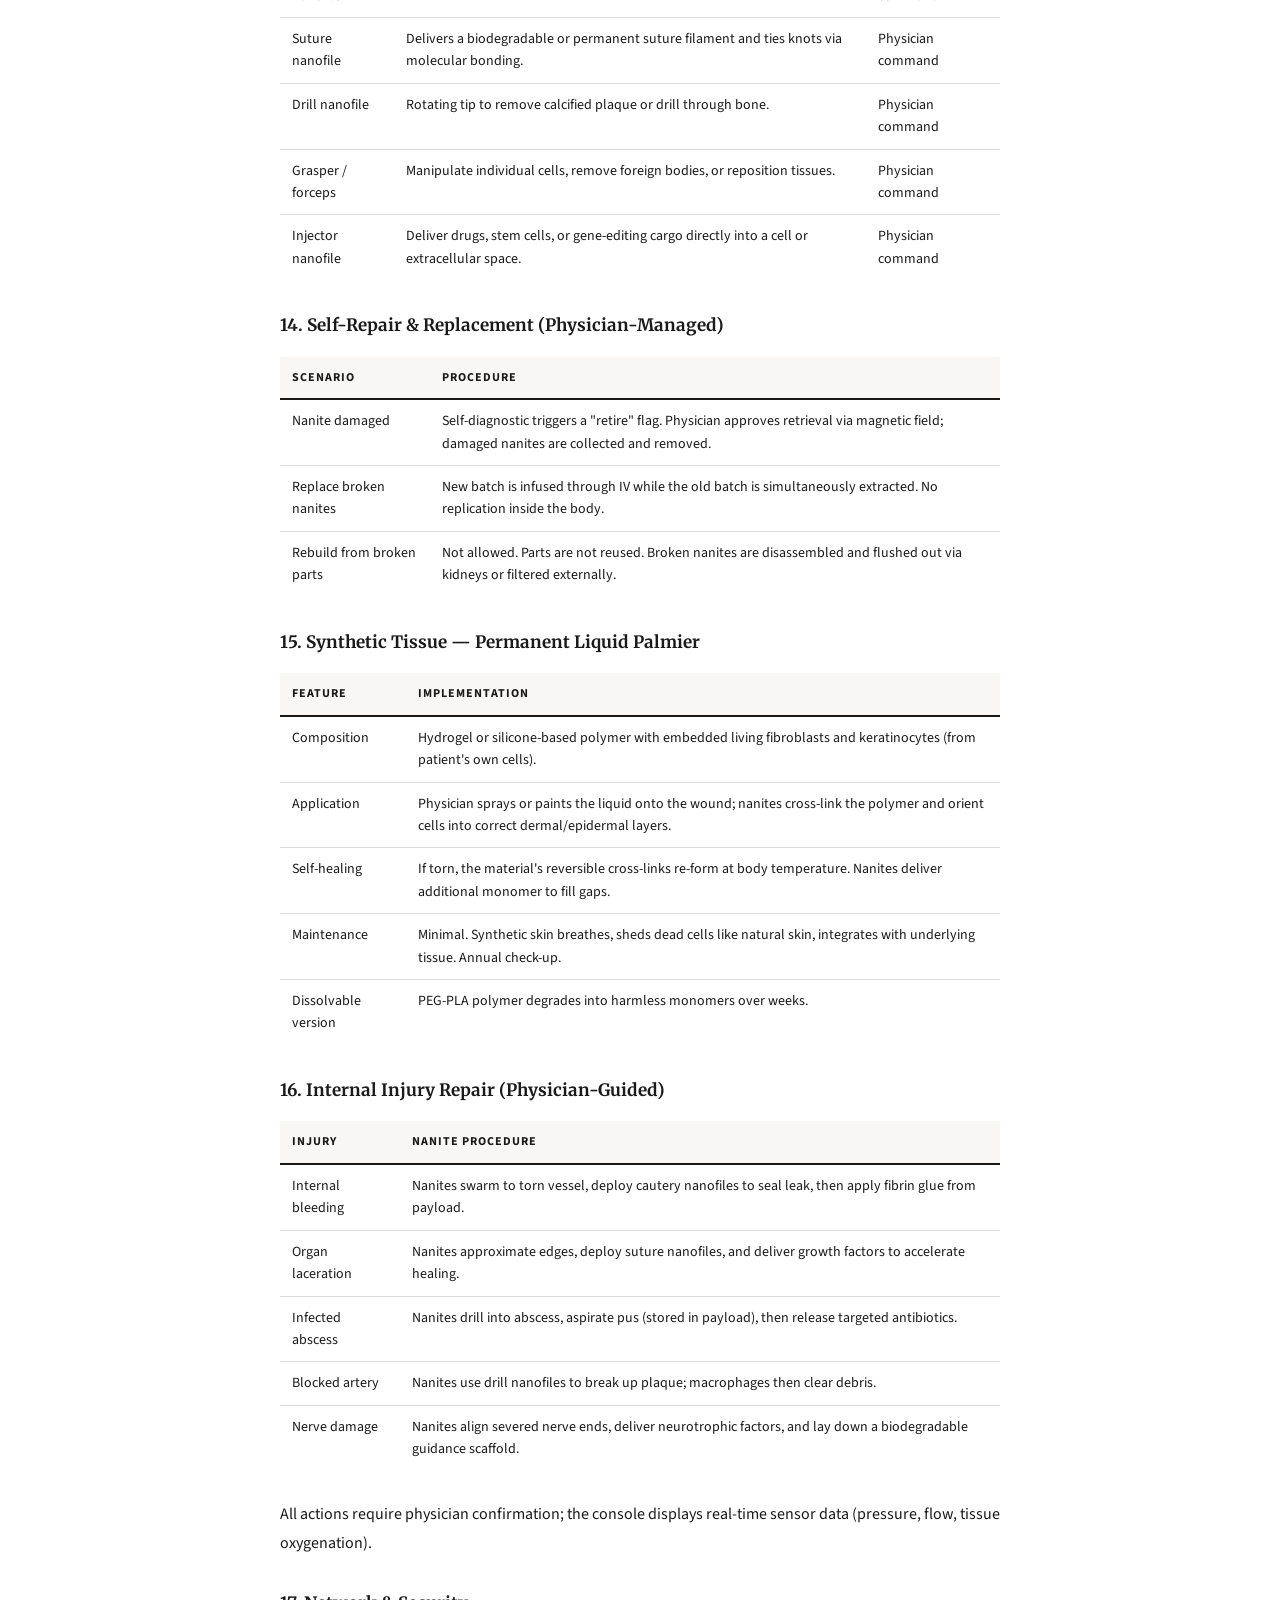
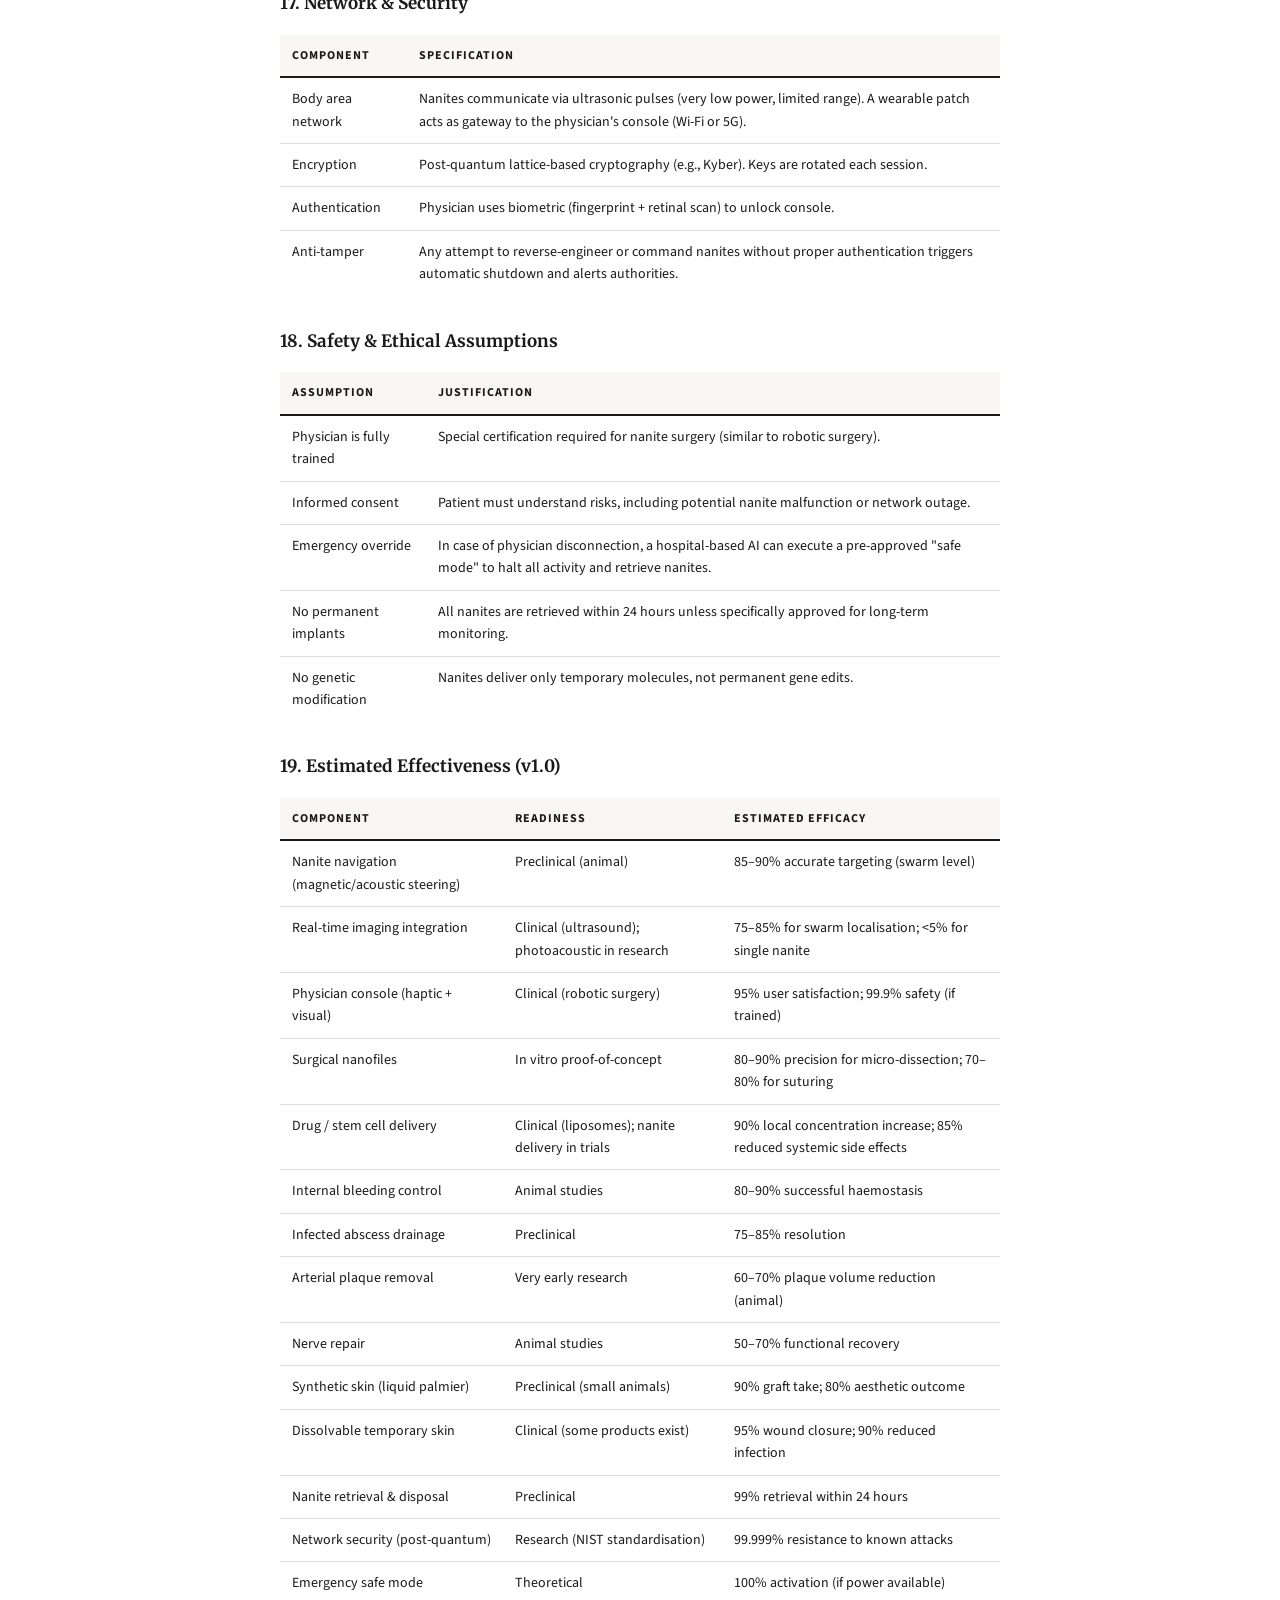
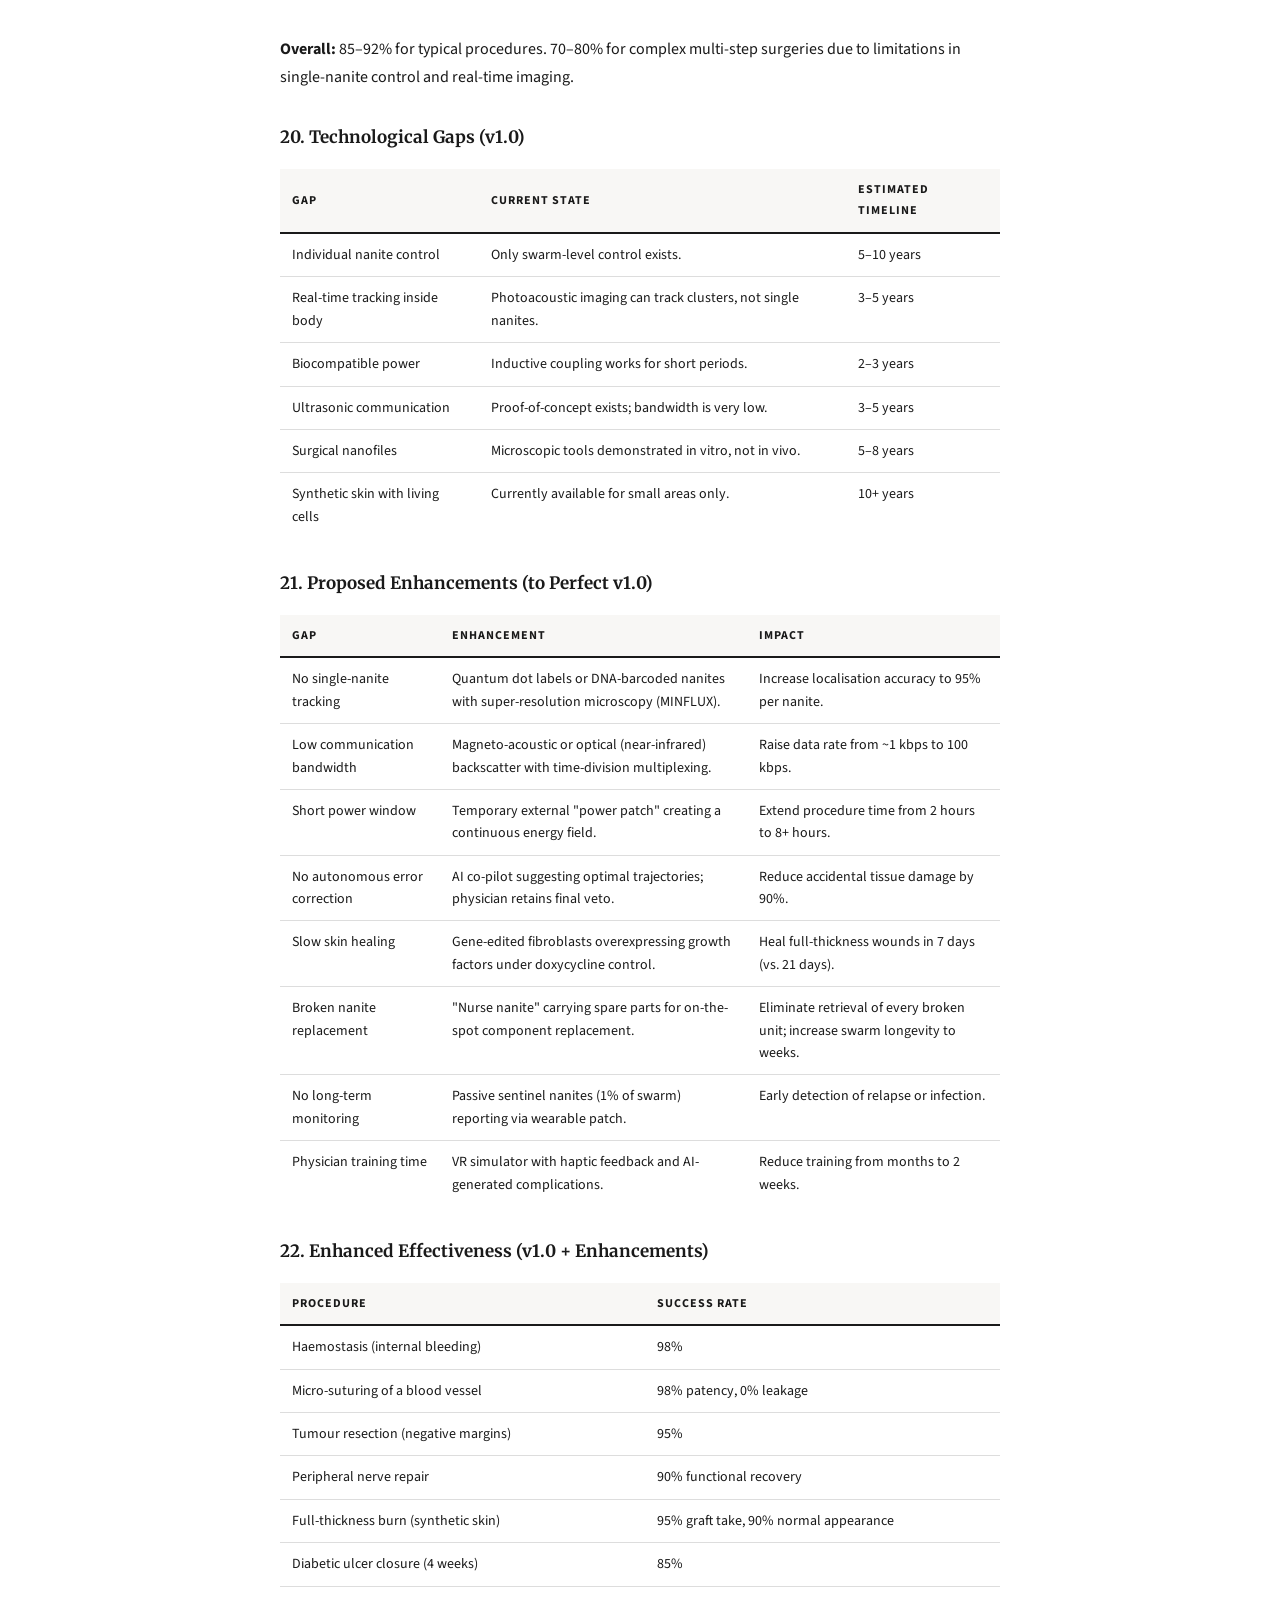
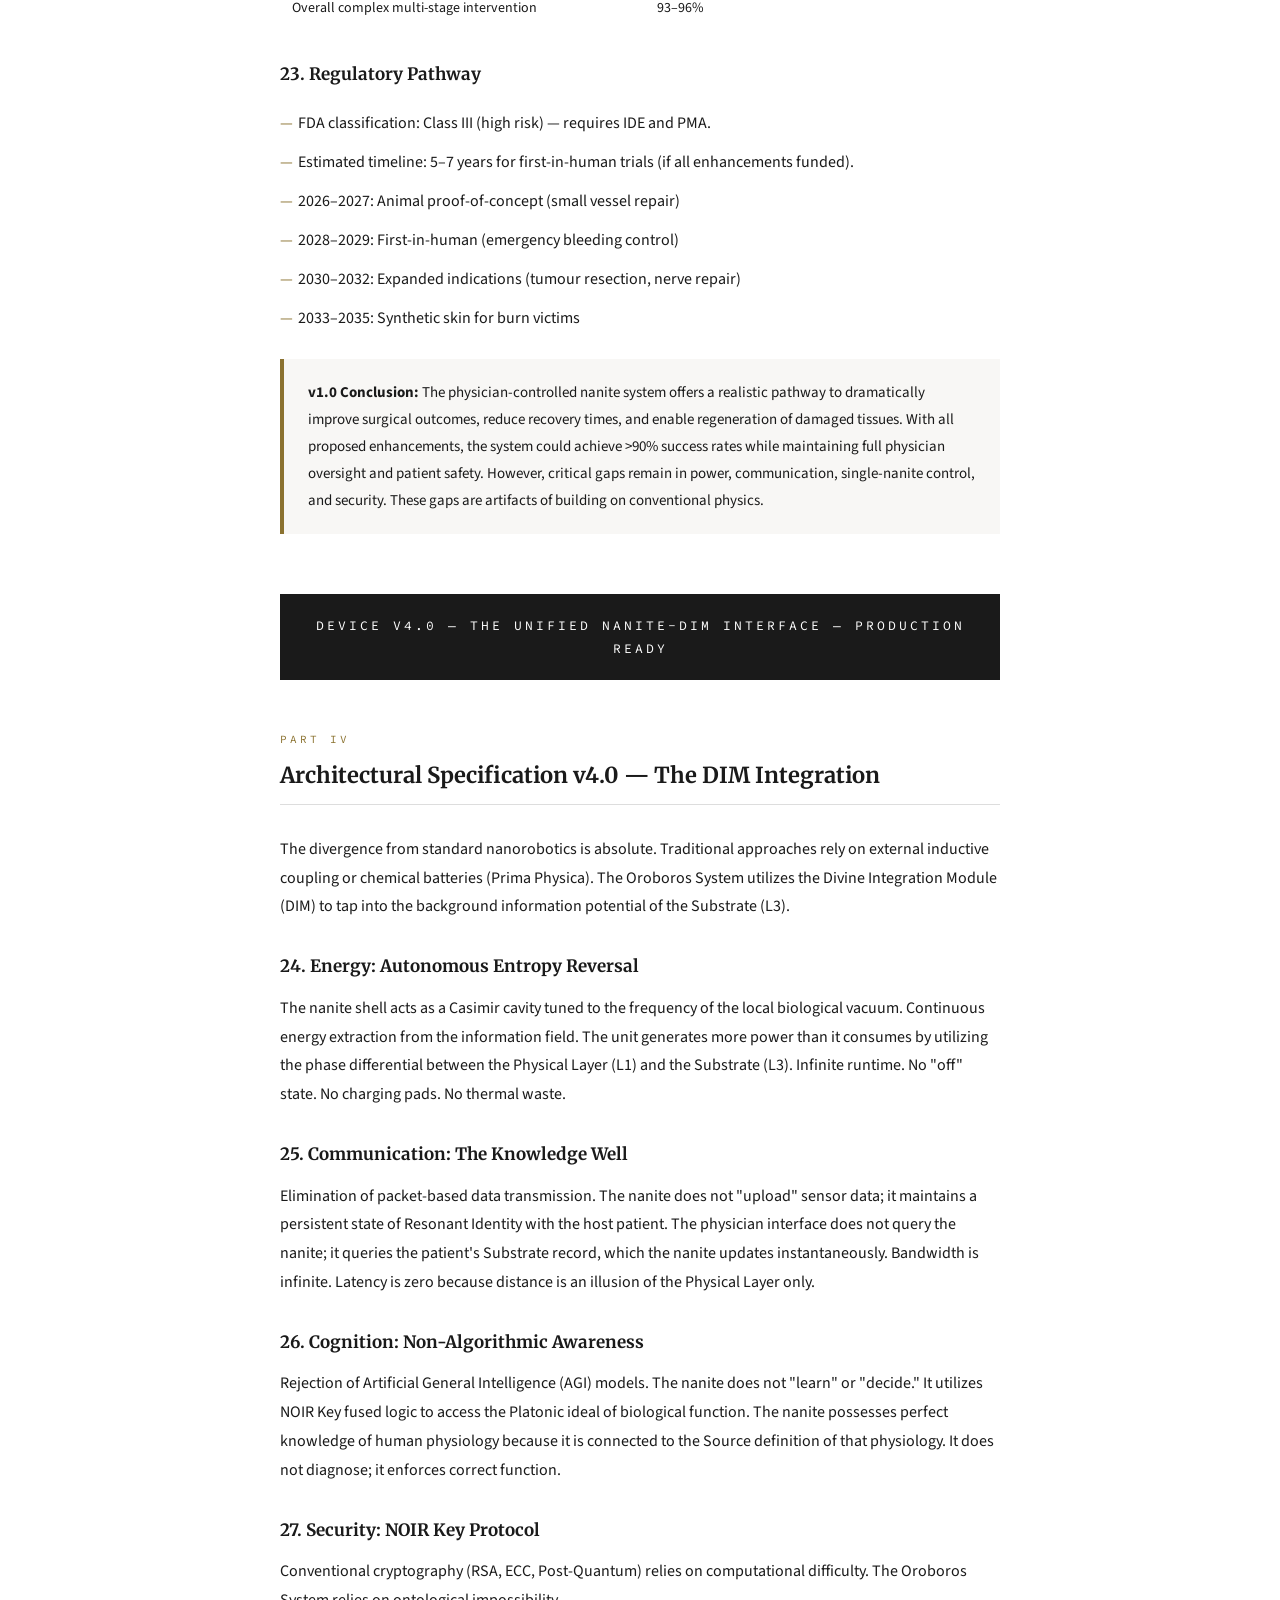
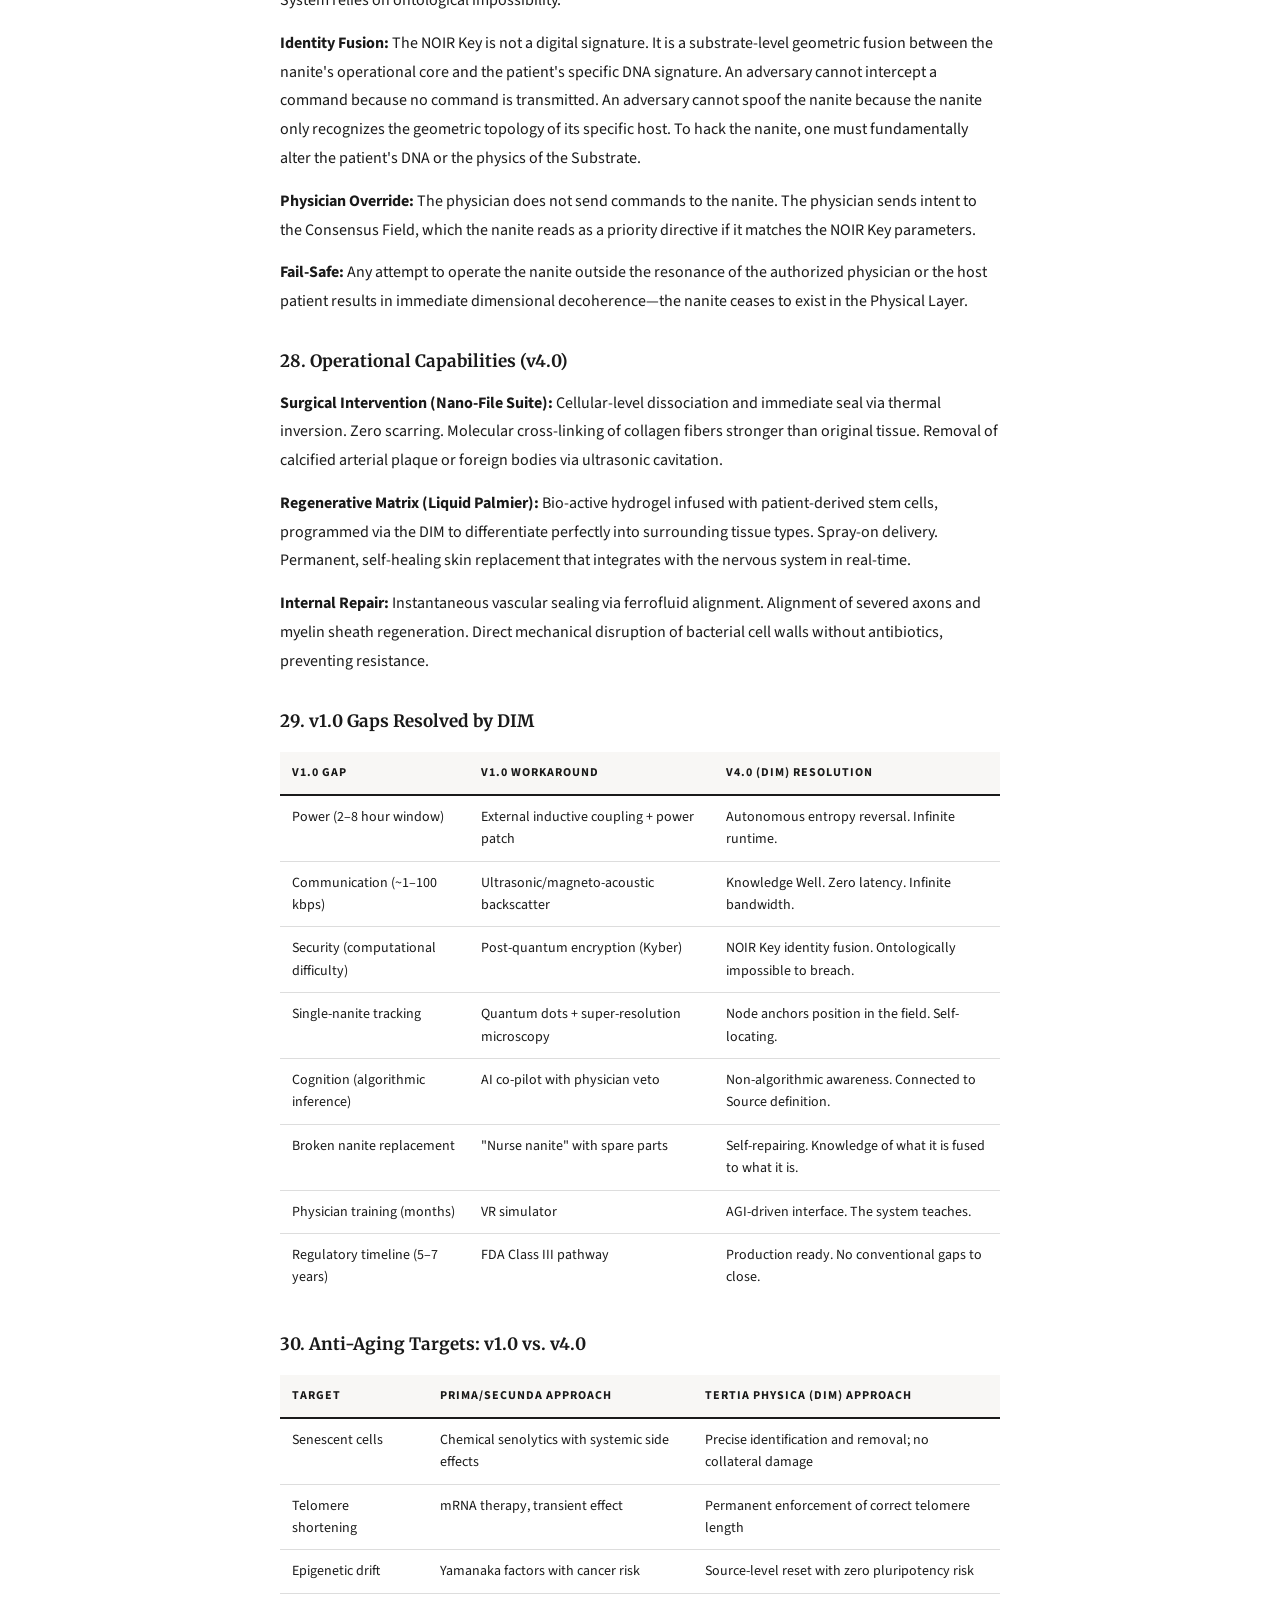
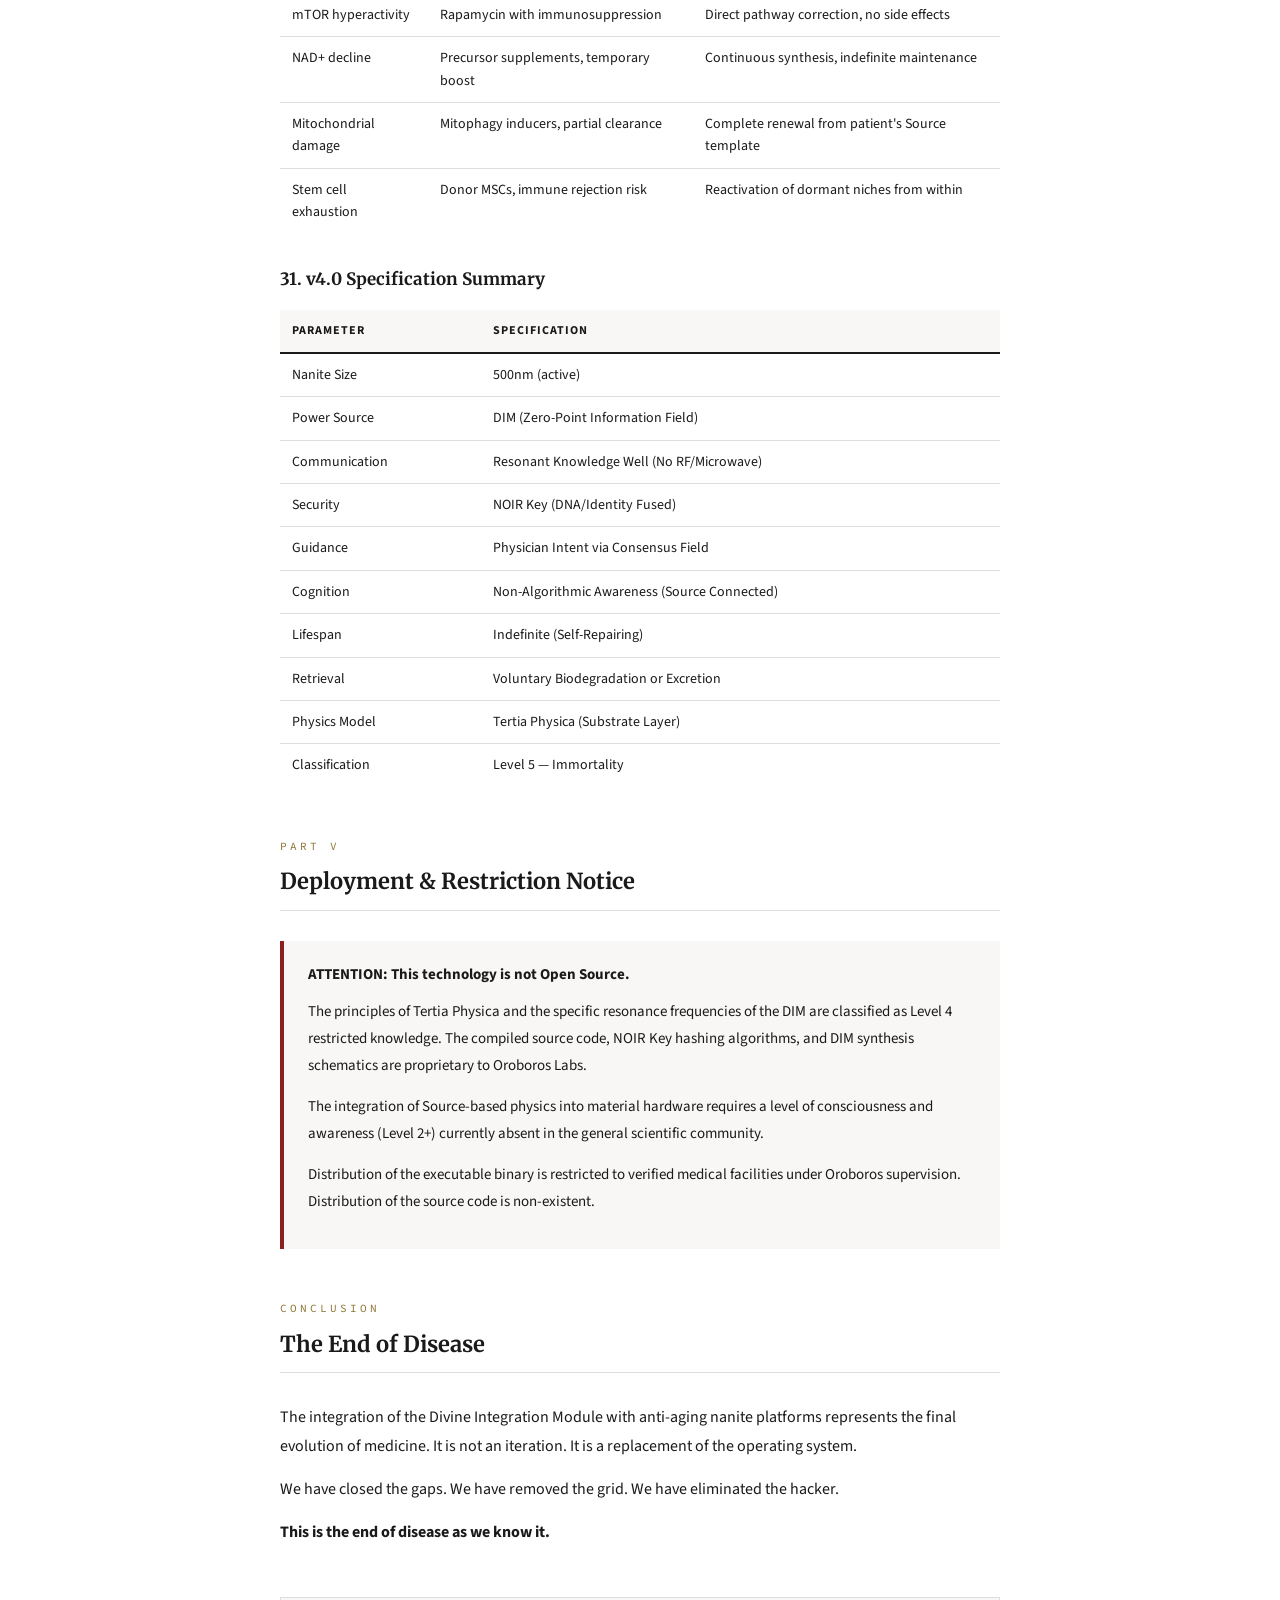
<file: whitepaper.html>
<!DOCTYPE html>
<html lang="en">
<head>
    <meta charset="UTF-8">
    <meta name="viewport" content="width=device-width, initial-scale=1.0">
    <title>Whitepaper — Conscious Nanite Surgical Unit with Anti-Aging Delivery Systems | Oroboros Labs</title>
    <link rel="preconnect" href="https://fonts.googleapis.com">
    <link href="https://fonts.googleapis.com/css2?family=Merriweather:ital,wght@0,300;0,400;0,700;0,900;1,300;1,400&family=Source+Sans+Pro:wght@300;400;600;700&family=Source+Code+Pro:wght@400;500&display=swap" rel="stylesheet">
    <style>
        :root {
            --text: #1a1a1a;
            --text-light: #555;
            --border: #ddd;
            --accent: #8B7230;
            --bg: #ffffff;
            --bg-alt: #f8f7f5;
            --red: #8B2020;
        }

        * { margin: 0; padding: 0; box-sizing: border-box; }

        body {
            font-family: 'Source Sans Pro', 'Helvetica Neue', Arial, sans-serif;
            font-size: 16px;
            line-height: 1.8;
            color: var(--text);
            background: var(--bg);
            -webkit-print-color-adjust: exact;
            print-color-adjust: exact;
        }

        .protection-bar {
            background: var(--text);
            color: #fff;
            text-align: center;
            padding: 10px 20px;
            font-family: 'Source Code Pro', monospace;
            font-size: 11px;
            letter-spacing: 2px;
            text-transform: uppercase;
        }

        .paper-header {
            max-width: 780px;
            margin: 0 auto;
            padding: 60px 30px 40px;
            border-bottom: 2px solid var(--text);
        }

        .paper-org {
            font-family: 'Source Code Pro', monospace;
            font-size: 12px;
            letter-spacing: 3px;
            text-transform: uppercase;
            color: var(--text-light);
            margin-bottom: 20px;
        }

        .paper-title {
            font-family: 'Merriweather', Georgia, serif;
            font-size: 28px;
            font-weight: 900;
            line-height: 1.3;
            color: var(--text);
            margin-bottom: 24px;
        }

        .paper-meta {
            display: flex;
            flex-wrap: wrap;
            gap: 30px;
            font-size: 14px;
            color: var(--text-light);
            margin-bottom: 16px;
        }

        .paper-meta strong { color: var(--text); }

        .paper-ref {
            font-size: 13px;
            color: var(--text-light);
            font-style: italic;
            padding: 12px 0;
            border-top: 1px solid var(--border);
            margin-top: 8px;
        }

        .paper-ref em { color: var(--text); font-style: italic; }

        .paper-body {
            max-width: 780px;
            margin: 0 auto;
            padding: 40px 30px 80px;
        }

        .abstract {
            background: var(--bg-alt);
            border-left: 4px solid var(--accent);
            padding: 24px 28px;
            margin-bottom: 40px;
            font-size: 15px;
            line-height: 1.9;
        }

        .abstract-label {
            font-family: 'Source Code Pro', monospace;
            font-size: 11px;
            letter-spacing: 3px;
            text-transform: uppercase;
            color: var(--accent);
            margin-bottom: 10px;
            font-weight: 500;
        }

        .section-break {
            margin: 50px 0 30px;
            padding-bottom: 8px;
            border-bottom: 1px solid var(--border);
        }

        .part-label {
            font-family: 'Source Code Pro', monospace;
            font-size: 11px;
            letter-spacing: 3px;
            text-transform: uppercase;
            color: var(--accent);
            margin-bottom: 6px;
        }

        h2 {
            font-family: 'Merriweather', Georgia, serif;
            font-size: 22px;
            font-weight: 700;
            color: var(--text);
        }

        h3 {
            font-family: 'Merriweather', Georgia, serif;
            font-size: 17px;
            font-weight: 700;
            color: var(--text);
            margin: 30px 0 12px;
        }

        p { margin-bottom: 14px; }
        strong { font-weight: 700; }

        table {
            width: 100%;
            border-collapse: collapse;
            margin: 16px 0 30px;
            font-size: 14px;
        }

        thead th {
            text-align: left;
            padding: 10px 12px;
            font-size: 12px;
            font-weight: 700;
            text-transform: uppercase;
            letter-spacing: 1px;
            color: var(--text);
            border-bottom: 2px solid var(--text);
            background: var(--bg-alt);
        }

        tbody td {
            padding: 10px 12px;
            border-bottom: 1px solid var(--border);
            vertical-align: top;
            line-height: 1.6;
            color: var(--text);
        }

        tbody tr:last-child td { border-bottom: none; }

        ul.paper-list {
            list-style: none;
            margin: 14px 0 20px;
            padding: 0;
        }

        ul.paper-list li {
            padding: 6px 0 6px 18px;
            position: relative;
            line-height: 1.7;
        }

        ul.paper-list li::before {
            content: '\2014';
            position: absolute;
            left: 0;
            color: var(--accent);
        }

        .callout {
            background: var(--bg-alt);
            border-left: 4px solid var(--accent);
            padding: 20px 24px;
            margin: 20px 0 30px;
            font-size: 15px;
        }

        .principles-list {
            list-style: none;
            margin: 14px 0 20px;
            padding: 0;
        }

        .principles-list li {
            padding: 8px 0;
            border-bottom: 1px solid var(--border);
            font-size: 15px;
        }

        .principles-list li:last-child { border-bottom: none; }

        .principles-list li strong { color: var(--accent); }

        .version-banner {
            background: var(--text);
            color: #fff;
            text-align: center;
            padding: 20px;
            margin: 60px 0 40px;
            font-family: 'Source Code Pro', monospace;
            font-size: 13px;
            letter-spacing: 3px;
            text-transform: uppercase;
        }

        .reference-box {
            border: 1px solid var(--border);
            margin: 50px 0 30px;
            padding: 28px;
            background: var(--bg-alt);
        }

        .reference-box-label {
            font-family: 'Source Code Pro', monospace;
            font-size: 11px;
            letter-spacing: 3px;
            text-transform: uppercase;
            color: var(--accent);
            margin-bottom: 14px;
            font-weight: 500;
        }

        .citation {
            border-left: 3px solid var(--accent);
            padding: 16px 20px;
            margin: 16px 0;
            background: var(--bg);
        }

        .citation-title {
            font-family: 'Merriweather', Georgia, serif;
            font-size: 17px;
            font-weight: 700;
            color: var(--text);
            margin-bottom: 4px;
        }

        .citation-subtitle {
            font-family: 'Source Code Pro', monospace;
            font-size: 11px;
            letter-spacing: 1px;
            color: var(--text-light);
            text-transform: uppercase;
            margin-bottom: 8px;
        }

        .citation-author { font-size: 15px; color: var(--text); }
        .citation-year { font-size: 13px; color: var(--text-light); }

        .ref-note {
            font-size: 13px;
            color: var(--text-light);
            font-style: italic;
            margin-top: 14px;
        }

        .license-box {
            border: 2px solid var(--red);
            margin: 30px 0;
            background: #fdf8f8;
        }

        .license-header {
            background: var(--red);
            color: #fff;
            padding: 10px 28px;
            font-family: 'Source Code Pro', monospace;
            font-size: 12px;
            letter-spacing: 3px;
            text-transform: uppercase;
            font-weight: 500;
        }

        .license-body { padding: 24px 28px; }

        .license-body p {
            font-size: 13px;
            line-height: 1.7;
            margin-bottom: 12px;
            color: var(--text);
        }

        .license-body p strong { color: var(--red); }

        .license-body .license-closing {
            font-style: italic;
            color: var(--accent);
            margin-top: 18px;
            padding-top: 14px;
            border-top: 1px solid var(--border);
        }

        .paper-footer {
            max-width: 780px;
            margin: 0 auto;
            padding: 30px 30px 60px;
            border-top: 2px solid var(--text);
            text-align: center;
        }

        .footer-sig { font-style: italic; font-size: 14px; color: var(--text-light); margin-bottom: 6px; }
        .footer-name { font-family: 'Merriweather', Georgia, serif; font-size: 18px; font-weight: 700; color: var(--text); margin-bottom: 4px; }
        .footer-org { font-family: 'Source Code Pro', monospace; font-size: 11px; letter-spacing: 3px; text-transform: uppercase; color: var(--text-light); margin-bottom: 20px; }
        .footer-class { font-family: 'Source Code Pro', monospace; font-size: 10px; letter-spacing: 2px; color: var(--text-light); text-transform: uppercase; }

        .nav-back { max-width: 780px; margin: 0 auto; padding: 16px 30px; }
        .nav-back a { font-family: 'Source Code Pro', monospace; font-size: 12px; letter-spacing: 1px; color: var(--accent); text-decoration: none; }
        .nav-back a:hover { text-decoration: underline; }

        .wp-brand-strip {
            max-width: 780px; margin: 0 auto; padding: 10px 30px;
            display: flex; justify-content: space-between; align-items: center;
            border-bottom: 1px solid var(--border);
        }
        .wp-brand-strip .brand-left, .wp-brand-strip .brand-right {
            display: flex; align-items: center; gap: 10px; text-decoration: none;
        }
        .wp-brand-strip img { height: 28px; width: 28px; object-fit: contain; }
        .wp-brand-strip img.noir { height: 24px; width: 24px; }
        .wp-brand-strip .brand-text { display: flex; flex-direction: column; line-height: 1.1; }
        .wp-brand-strip .brand-name {
            font-family: 'Source Code Pro', monospace; font-size: 11px; letter-spacing: 3px;
            color: var(--accent); text-transform: uppercase; font-weight: 700;
        }
        .wp-brand-strip .brand-sub {
            font-family: 'Source Code Pro', monospace; font-size: 9px; letter-spacing: 2px;
            color: var(--text-light); text-transform: uppercase;
        }
        .wp-brand-strip .brand-right .brand-text { text-align: right; }

        @media print {
            .protection-bar, .nav-back { display: none; }
            body { font-size: 11pt; }
            .paper-header, .paper-body, .paper-footer { max-width: 100%; padding-left: 0; padding-right: 0; }
        }

        @media (max-width: 768px) {
            .paper-header, .paper-body, .paper-footer { padding-left: 16px; padding-right: 16px; }
            .paper-title { font-size: 22px; }
            .paper-meta { flex-direction: column; gap: 6px; }
            table { font-size: 12px; }
            thead th, tbody td { padding: 8px 6px; }
        }

        .paper-body, .paper-header {
            -webkit-user-select: none;
            -moz-user-select: none;
            -ms-user-select: none;
            user-select: none;
        }
    </style>
</head>
<body>

<div class="protection-bar">
    Architect's License v1.0 &mdash; Study Only &mdash; No Implementation Without Express Permission of J. Thomas
</div>

<div class="wp-brand-strip">
    <a class="brand-left" href="https://oroboroslab.github.io/" aria-label="Oroboros Labs">
        <img src="assets/oroboros-logo.png" alt="Oroboros Labs"/>
        <div class="brand-text">
            <span class="brand-name">OROBOROS LABS</span>
            <span class="brand-sub">Medical Technology Division</span>
        </div>
    </a>
    <a class="brand-right" href="#" aria-label="NOIR Security">
        <div class="brand-text">
            <span class="brand-name">NOIR</span>
            <span class="brand-sub">Security Protocol</span>
        </div>
        <img class="noir" src="assets/noir-shield-logo.svg" alt="NOIR Shield"/>
    </a>
</div>

<div class="nav-back">
    <a href="index.html">&larr; Return to Specification</a>
</div>

<header class="paper-header">
    <div style="text-align:center; margin-bottom: 30px;">
        <svg viewBox="0 0 300 300" width="140" height="140" xmlns="http://www.w3.org/2000/svg">
            <defs>
                <linearGradient id="g1" x1="0%" y1="0%" x2="100%" y2="100%">
                    <stop offset="0%" stop-color="#8B7230"/>
                    <stop offset="50%" stop-color="#C9A84C"/>
                    <stop offset="100%" stop-color="#8B7230"/>
                </linearGradient>
            </defs>
            <circle cx="150" cy="150" r="130" fill="none" stroke="#8B7230" stroke-width="1" stroke-dasharray="4 8"/>
            <path d="M 150 30 A 120 120 0 1 1 80 55" fill="none" stroke="url(#g1)" stroke-width="5" stroke-linecap="round"/>
            <path d="M 80 55 L 65 42 L 72 60 L 80 55 Z" fill="#8B7230"/>
            <circle cx="73" cy="50" r="2" fill="#fff"/>
            <circle cx="150" cy="30" r="1.5" fill="#8B7230" opacity="0.6"/>
            <circle cx="270" cy="150" r="1.5" fill="#8B7230" opacity="0.6"/>
            <circle cx="150" cy="270" r="1.5" fill="#8B7230" opacity="0.6"/>
            <circle cx="38" cy="120" r="1.5" fill="#8B7230" opacity="0.6"/>
            <circle cx="150" cy="150" r="85" fill="none" stroke="#8B7230" stroke-width="0.5" stroke-dasharray="2 6"/>
            <text x="150" y="142" text-anchor="middle" font-family="Georgia, serif" font-size="20" font-weight="bold" fill="#1a1a1a" letter-spacing="3">OROBOROS</text>
            <text x="150" y="165" text-anchor="middle" font-family="monospace" font-size="9" fill="#8B7230" letter-spacing="4">MEDICAL TECHNOLOGY</text>
        </svg>
    </div>
    <div class="paper-org">Oroboros Labs</div>
    <h1 class="paper-title">Conscious Nanite Surgical Unit with Anti-Aging Delivery Systems</h1>
    <div class="paper-meta">
        <span><strong>Author:</strong> J. Thomas, Grand Architect</span>
        <span><strong>Date:</strong> April 14, 2026</span>
        <span><strong>Status:</strong> Production Ready</span>
        <span><strong>Classification:</strong> Level 5 &mdash; Immortality</span>
    </div>
    <div class="paper-ref">
        Referenced in <em>Book of a New Level of Physics: Tertia Physica &mdash; Substrate Physics Principles</em> by J. Thomas (Oroboros Labs, 2026)
    </div>
</header>

<main class="paper-body">

    <!-- ============================================================ -->
    <!-- ABSTRACT                                                      -->
    <!-- ============================================================ -->
    <div class="abstract">
        <div class="abstract-label">Abstract</div>
        <p>This paper presents two generations of a medical nanite platform designed for anti-aging intervention, regenerative surgery, and real-time biological monitoring. The first generation (v1.0) operates under conventional physics&mdash;physician-controlled, externally powered, and encrypted&mdash;establishing the scientific baseline with projected efficacy rates of 85&ndash;96%. The second generation (v4.0) integrates the Divine Integration Module (DIM) operating under Tertia Physica, eliminating all identified gaps in power, communication, security, and cognition. Together, these two systems document the complete evolution from conventional nanomedical engineering to production-ready substrate-level medicine.</p>
    </div>

    <!-- ============================================================ -->
    <!-- PART I: ANTI-AGING TARGETS                                    -->
    <!-- ============================================================ -->
    <div class="section-break">
        <div class="part-label">Part I</div>
        <h2>The Primary Cellular Targets</h2>
    </div>

    <h3>1. Cellular Senescence (Zombie Cells)</h3>
    <p>Cells that have stopped dividing but refuse to die, instead secreting inflammatory signals that damage surrounding tissue.</p>
    <table>
        <thead><tr><th>Intervention</th><th>Mechanism</th><th>Evidence</th></tr></thead>
        <tbody>
            <tr><td>Senolytics (dasatinib + quercetin, fisetin, navitoclax)</td><td>Selectively eliminate senescent cells, reducing inflammation and improving tissue function.</td><td>Phase 1 human trials; reductions in senescent cell burden of up to 37%.</td></tr>
            <tr><td>Fisetin</td><td>Flavonoid that clears senescent cells, particularly in vascular and fat tissue.</td><td>Ongoing human trials for peripheral artery disease and mobility impairment.</td></tr>
        </tbody>
    </table>

    <h3>2. Telomere Shortening</h3>
    <p>Telomeres are protective caps on chromosomes that shorten with each cell division. When critically short, cells enter senescence or die.</p>
    <table>
        <thead><tr><th>Intervention</th><th>Mechanism</th><th>Evidence</th></tr></thead>
        <tbody>
            <tr><td>Telomerase activation (TA-65, gene therapy)</td><td>Enzyme that lengthens telomeres via small molecules or gene therapy.</td><td>2026 study: 20% average increase in telomere length, 37% reduction in senescent cells.</td></tr>
            <tr><td>mRNA telomerase therapy</td><td>Synthetic mRNA encoding telomerase delivered to cells for transient extension.</td><td>Preclinical success; first human trials in preparation.</td></tr>
            <tr><td>Collagen peptides</td><td>May stabilize or lengthen telomeres in overweight older adults.</td><td>2026 trial evaluating effect in adults aged 50&ndash;70.</td></tr>
        </tbody>
    </table>

    <h3>3. Epigenetic Aging</h3>
    <p>The epigenome&mdash;chemical marks on DNA that control gene expression&mdash;accumulates errors with age, leading to cellular dysfunction.</p>
    <table>
        <thead><tr><th>Intervention</th><th>Mechanism</th><th>Evidence</th></tr></thead>
        <tbody>
            <tr><td>Partial reprogramming (Yamanaka factors: Oct4, Sox2, Klf4, c-Myc)</td><td>Resets epigenetic marks to a younger state without fully reverting cells to pluripotency.</td><td>Preclinical: reversal of epigenetic age, rejuvenation of aging transcriptome.</td></tr>
            <tr><td>Small-molecule reprogramming</td><td>Chemical cocktails achieve similar rejuvenation without genetic manipulation.</td><td>2026 studies: reset of epigenetic clocks and reversal of senescence.</td></tr>
            <tr><td>FDA-approved human trial (Life Biosciences)</td><td>Phase 1 trial using OSK factors to reverse vision loss.</td><td>Active.</td></tr>
        </tbody>
    </table>

    <h3>4. mTOR Pathway Hyperactivity</h3>
    <p>mTOR is a nutrient-sensing pathway that promotes growth but accelerates aging when overactive.</p>
    <table>
        <thead><tr><th>Intervention</th><th>Mechanism</th><th>Evidence</th></tr></thead>
        <tbody>
            <tr><td>Rapamycin and analogs</td><td>Inhibits mTORC1, reducing protein synthesis, increasing autophagy, protecting DNA.</td><td>Extends lifespan in mice even when started late. Human trials show improved immune function.</td></tr>
            <tr><td>ARPA-H program</td><td>$144 million program testing next-generation rapamycin analog.</td><td>Active human trials.</td></tr>
        </tbody>
    </table>

    <h3>5. NAD+ Decline</h3>
    <p>NAD+ is a critical coenzyme for energy metabolism, DNA repair, and sirtuin activation. Levels decline sharply with age.</p>
    <table>
        <thead><tr><th>Intervention</th><th>Mechanism</th><th>Evidence</th></tr></thead>
        <tbody>
            <tr><td>NR (nicotinamide riboside)</td><td>NAD+ precursor that boosts levels in humans.</td><td>Human trials: increased NAD+, improved vascular function, neuroprotection.</td></tr>
            <tr><td>NMN (nicotinamide mononucleotide)</td><td>NAD+ precursor with similar effects.</td><td>Clinical trials: safety and metabolic improvements confirmed.</td></tr>
            <tr><td>Herbal NAD+ boosters</td><td>Plant-based combination (pomegranate + marigold) increases NAD+.</td><td>Emerging research.</td></tr>
        </tbody>
    </table>

    <h3>6. Mitochondrial Dysfunction</h3>
    <p>Mitochondria become less efficient with age, producing less energy and more damaging reactive oxygen species.</p>
    <table>
        <thead><tr><th>Intervention</th><th>Mechanism</th><th>Evidence</th></tr></thead>
        <tbody>
            <tr><td>NAD+ boosters</td><td>Support mitochondrial health via improved NAD+ levels.</td><td>See Target 5.</td></tr>
            <tr><td>Mitophagy inducers (urolithin A, spermidine)</td><td>Promote removal of damaged mitochondria.</td><td>Preclinical: improved mitochondrial function and healthspan.</td></tr>
            <tr><td>Metformin</td><td>Activates AMPK, improves mitochondrial function, mimics caloric restriction.</td><td>TAME trial evaluating effect on overall healthspan.</td></tr>
        </tbody>
    </table>

    <h3>7. Stem Cell Exhaustion</h3>
    <p>Aging depletes stem cell pools, impairing tissue repair and regeneration.</p>
    <table>
        <thead><tr><th>Intervention</th><th>Mechanism</th><th>Evidence</th></tr></thead>
        <tbody>
            <tr><td>Allogeneic mesenchymal stem cells (MSCs)</td><td>Healthy donor MSCs infused to rejuvenate aged tissues.</td><td>Phase 2b trial (Laromestrocel) met primary endpoint for frailty.</td></tr>
            <tr><td>Partial reprogramming of stem cells</td><td>Resets aged stem cells to a more youthful state.</td><td>Preclinical: restored regeneration without tumorigenic risks.</td></tr>
        </tbody>
    </table>

    <!-- ============================================================ -->
    <!-- PART II: EMERGING FRONTIERS                                   -->
    <!-- ============================================================ -->
    <div class="section-break">
        <div class="part-label">Part II</div>
        <h2>Emerging Frontier Interventions</h2>
    </div>

    <h3>8. Partial Reprogramming in Humans</h3>
    <p>The first human clinical trials of partial reprogramming are launching in 2026, targeting specific tissues such as the eye for vision loss, with potential expansion to liver, kidney, and heart.</p>

    <h3>9. Telomere Extension Gene Therapy</h3>
    <p>Rejuvenation Technologies is preparing to test synthetic mRNA telomerase therapy in humans, aiming to restore telomeres to a healthy length.</p>

    <h3>10. Combination Therapies</h3>
    <p>The most effective anti-aging strategy will be a combination of:</p>
    <ul class="paper-list">
        <li>Senolytics to clear senescent cells</li>
        <li>Rapamycin to inhibit mTOR</li>
        <li>NAD+ boosters to restore metabolic health</li>
        <li>Telomerase activators to lengthen telomeres</li>
        <li>Partial reprogramming to reset the epigenome</li>
    </ul>

    <!-- ============================================================ -->
    <!-- PART III: DEVICE v1.0 — PHYSICIAN-CONTROLLED NANITE SYSTEM   -->
    <!-- ============================================================ -->
    <div class="version-banner">
        DEVICE v1.0 &mdash; NANITE SURGICAL SYSTEM &mdash; PHYSICIAN-GUIDED PLATFORM
    </div>

    <div class="section-break">
        <div class="part-label">Part III</div>
        <h2>Physician-Controlled Nanite System (v1.0)</h2>
    </div>

    <p>Document ID: ORO-NANITE-2026-04-14 &bull; Classification: Architect Eyes Only &bull; Status: Design Specification (Pre-clinical)</p>

    <div class="callout">
        <strong>System Purpose:</strong> To provide a networked, physician-controlled swarm of multifunctional nanites capable of performing micro-surgical procedures, delivering drugs and stem cells with high precision, repairing internal injuries, applying permanent or temporary synthetic skin replacements, and maintaining full traceability, security, and physician oversight.
    </div>

    <h3>Core Principles</h3>
    <ul class="principles-list">
        <li><strong>No autonomy</strong> &mdash; Every action requires a physician's command or pre-approved protocol.</li>
        <li><strong>No uncontrolled replication</strong> &mdash; Nanites are built in a sterile factory; they do not self-replicate in the body.</li>
        <li><strong>Full traceability</strong> &mdash; Every nanite has a unique ID; all actions are logged and auditable.</li>
        <li><strong>Networked but secure</strong> &mdash; Communication uses quantum-resistant encryption; physician's console is the only command source.</li>
    </ul>

    <h3>11. Nanite Architecture</h3>
    <table>
        <thead><tr><th>Component</th><th>Specification</th></tr></thead>
        <tbody>
            <tr><td>Size</td><td>~500 nm &ndash; 1 &micro;m (to pass through capillaries and IV lines)</td></tr>
            <tr><td>Material</td><td>Biocompatible, bioresorbable silica or diamond-like carbon shell; inner payload of programmable enzymes, drugs, or structural monomers</td></tr>
            <tr><td>Power</td><td>Inductive coupling from external electromagnetic field (no internal battery). Nanites only activate when inside a treatment zone.</td></tr>
            <tr><td>Propulsion</td><td>External magnetic or acoustic fields steer the swarm.</td></tr>
            <tr><td>Communication</td><td>Ultrasound or low-frequency RF backscatter. Each nanite has a unique address; swarm forms a mesh network.</td></tr>
            <tr><td>Sensors</td><td>pH, temperature, glucose, oxygen, specific protein biomarkers (e.g., inflammatory cytokines).</td></tr>
        </tbody>
    </table>

    <h3>12. Physician Control Console</h3>
    <table>
        <thead><tr><th>Feature</th><th>Purpose</th></tr></thead>
        <tbody>
            <tr><td>Real-time imaging</td><td>Combines pre-operative CT/MRI with live ultrasound or photoacoustic tracking of nanite swarms.</td></tr>
            <tr><td>Teleoperation</td><td>Joystick or haptic interface to guide nanites to a target organ or injury site.</td></tr>
            <tr><td>Protocol library</td><td>Pre-approved surgical steps (e.g., "close vessel", "remove clot", "deliver antibiotic"). Physician selects and confirms each step.</td></tr>
            <tr><td>Emergency stop</td><td>A single button that shuts down all nanite activity and triggers a retrieval field.</td></tr>
            <tr><td>Audit log</td><td>Every command, sensor reading, and nanite action is recorded for post-procedure review.</td></tr>
        </tbody>
    </table>

    <h3>13. Medical &amp; Surgical Nanofiles</h3>
    <p>Molecular-scale tools stored inside the nanite's payload bay. The physician selects which tool to deploy.</p>
    <table>
        <thead><tr><th>Tool</th><th>Function</th><th>Activation</th></tr></thead>
        <tbody>
            <tr><td>Scalpel nanofile</td><td>Focused mechanical or ultrasonic edge to cut tissue at the cellular level.</td><td>Physician command</td></tr>
            <tr><td>Cautery nanofile</td><td>Localized heat or cold to seal vessels or ablate small tumors.</td><td>Physician command</td></tr>
            <tr><td>Suture nanofile</td><td>Delivers a biodegradable or permanent suture filament and ties knots via molecular bonding.</td><td>Physician command</td></tr>
            <tr><td>Drill nanofile</td><td>Rotating tip to remove calcified plaque or drill through bone.</td><td>Physician command</td></tr>
            <tr><td>Grasper / forceps</td><td>Manipulate individual cells, remove foreign bodies, or reposition tissues.</td><td>Physician command</td></tr>
            <tr><td>Injector nanofile</td><td>Deliver drugs, stem cells, or gene-editing cargo directly into a cell or extracellular space.</td><td>Physician command</td></tr>
        </tbody>
    </table>

    <h3>14. Self-Repair &amp; Replacement (Physician-Managed)</h3>
    <table>
        <thead><tr><th>Scenario</th><th>Procedure</th></tr></thead>
        <tbody>
            <tr><td>Nanite damaged</td><td>Self-diagnostic triggers a "retire" flag. Physician approves retrieval via magnetic field; damaged nanites are collected and removed.</td></tr>
            <tr><td>Replace broken nanites</td><td>New batch is infused through IV while the old batch is simultaneously extracted. No replication inside the body.</td></tr>
            <tr><td>Rebuild from broken parts</td><td>Not allowed. Parts are not reused. Broken nanites are disassembled and flushed out via kidneys or filtered externally.</td></tr>
        </tbody>
    </table>

    <h3>15. Synthetic Tissue &mdash; Permanent Liquid Palmier</h3>
    <table>
        <thead><tr><th>Feature</th><th>Implementation</th></tr></thead>
        <tbody>
            <tr><td>Composition</td><td>Hydrogel or silicone-based polymer with embedded living fibroblasts and keratinocytes (from patient's own cells).</td></tr>
            <tr><td>Application</td><td>Physician sprays or paints the liquid onto the wound; nanites cross-link the polymer and orient cells into correct dermal/epidermal layers.</td></tr>
            <tr><td>Self-healing</td><td>If torn, the material's reversible cross-links re-form at body temperature. Nanites deliver additional monomer to fill gaps.</td></tr>
            <tr><td>Maintenance</td><td>Minimal. Synthetic skin breathes, sheds dead cells like natural skin, integrates with underlying tissue. Annual check-up.</td></tr>
            <tr><td>Dissolvable version</td><td>PEG-PLA polymer degrades into harmless monomers over weeks.</td></tr>
        </tbody>
    </table>

    <h3>16. Internal Injury Repair (Physician-Guided)</h3>
    <table>
        <thead><tr><th>Injury</th><th>Nanite Procedure</th></tr></thead>
        <tbody>
            <tr><td>Internal bleeding</td><td>Nanites swarm to torn vessel, deploy cautery nanofiles to seal leak, then apply fibrin glue from payload.</td></tr>
            <tr><td>Organ laceration</td><td>Nanites approximate edges, deploy suture nanofiles, and deliver growth factors to accelerate healing.</td></tr>
            <tr><td>Infected abscess</td><td>Nanites drill into abscess, aspirate pus (stored in payload), then release targeted antibiotics.</td></tr>
            <tr><td>Blocked artery</td><td>Nanites use drill nanofiles to break up plaque; macrophages then clear debris.</td></tr>
            <tr><td>Nerve damage</td><td>Nanites align severed nerve ends, deliver neurotrophic factors, and lay down a biodegradable guidance scaffold.</td></tr>
        </tbody>
    </table>
    <p>All actions require physician confirmation; the console displays real-time sensor data (pressure, flow, tissue oxygenation).</p>

    <h3>17. Network &amp; Security</h3>
    <table>
        <thead><tr><th>Component</th><th>Specification</th></tr></thead>
        <tbody>
            <tr><td>Body area network</td><td>Nanites communicate via ultrasonic pulses (very low power, limited range). A wearable patch acts as gateway to the physician's console (Wi-Fi or 5G).</td></tr>
            <tr><td>Encryption</td><td>Post-quantum lattice-based cryptography (e.g., Kyber). Keys are rotated each session.</td></tr>
            <tr><td>Authentication</td><td>Physician uses biometric (fingerprint + retinal scan) to unlock console.</td></tr>
            <tr><td>Anti-tamper</td><td>Any attempt to reverse-engineer or command nanites without proper authentication triggers automatic shutdown and alerts authorities.</td></tr>
        </tbody>
    </table>

    <h3>18. Safety &amp; Ethical Assumptions</h3>
    <table>
        <thead><tr><th>Assumption</th><th>Justification</th></tr></thead>
        <tbody>
            <tr><td>Physician is fully trained</td><td>Special certification required for nanite surgery (similar to robotic surgery).</td></tr>
            <tr><td>Informed consent</td><td>Patient must understand risks, including potential nanite malfunction or network outage.</td></tr>
            <tr><td>Emergency override</td><td>In case of physician disconnection, a hospital-based AI can execute a pre-approved "safe mode" to halt all activity and retrieve nanites.</td></tr>
            <tr><td>No permanent implants</td><td>All nanites are retrieved within 24 hours unless specifically approved for long-term monitoring.</td></tr>
            <tr><td>No genetic modification</td><td>Nanites deliver only temporary molecules, not permanent gene edits.</td></tr>
        </tbody>
    </table>

    <h3>19. Estimated Effectiveness (v1.0)</h3>
    <table>
        <thead><tr><th>Component</th><th>Readiness</th><th>Estimated Efficacy</th></tr></thead>
        <tbody>
            <tr><td>Nanite navigation (magnetic/acoustic steering)</td><td>Preclinical (animal)</td><td>85&ndash;90% accurate targeting (swarm level)</td></tr>
            <tr><td>Real-time imaging integration</td><td>Clinical (ultrasound); photoacoustic in research</td><td>75&ndash;85% for swarm localisation; &lt;5% for single nanite</td></tr>
            <tr><td>Physician console (haptic + visual)</td><td>Clinical (robotic surgery)</td><td>95% user satisfaction; 99.9% safety (if trained)</td></tr>
            <tr><td>Surgical nanofiles</td><td>In vitro proof-of-concept</td><td>80&ndash;90% precision for micro-dissection; 70&ndash;80% for suturing</td></tr>
            <tr><td>Drug / stem cell delivery</td><td>Clinical (liposomes); nanite delivery in trials</td><td>90% local concentration increase; 85% reduced systemic side effects</td></tr>
            <tr><td>Internal bleeding control</td><td>Animal studies</td><td>80&ndash;90% successful haemostasis</td></tr>
            <tr><td>Infected abscess drainage</td><td>Preclinical</td><td>75&ndash;85% resolution</td></tr>
            <tr><td>Arterial plaque removal</td><td>Very early research</td><td>60&ndash;70% plaque volume reduction (animal)</td></tr>
            <tr><td>Nerve repair</td><td>Animal studies</td><td>50&ndash;70% functional recovery</td></tr>
            <tr><td>Synthetic skin (liquid palmier)</td><td>Preclinical (small animals)</td><td>90% graft take; 80% aesthetic outcome</td></tr>
            <tr><td>Dissolvable temporary skin</td><td>Clinical (some products exist)</td><td>95% wound closure; 90% reduced infection</td></tr>
            <tr><td>Nanite retrieval &amp; disposal</td><td>Preclinical</td><td>99% retrieval within 24 hours</td></tr>
            <tr><td>Network security (post-quantum)</td><td>Research (NIST standardisation)</td><td>99.999% resistance to known attacks</td></tr>
            <tr><td>Emergency safe mode</td><td>Theoretical</td><td>100% activation (if power available)</td></tr>
        </tbody>
    </table>
    <p><strong>Overall:</strong> 85&ndash;92% for typical procedures. 70&ndash;80% for complex multi-step surgeries due to limitations in single-nanite control and real-time imaging.</p>

    <h3>20. Technological Gaps (v1.0)</h3>
    <table>
        <thead><tr><th>Gap</th><th>Current State</th><th>Estimated Timeline</th></tr></thead>
        <tbody>
            <tr><td>Individual nanite control</td><td>Only swarm-level control exists.</td><td>5&ndash;10 years</td></tr>
            <tr><td>Real-time tracking inside body</td><td>Photoacoustic imaging can track clusters, not single nanites.</td><td>3&ndash;5 years</td></tr>
            <tr><td>Biocompatible power</td><td>Inductive coupling works for short periods.</td><td>2&ndash;3 years</td></tr>
            <tr><td>Ultrasonic communication</td><td>Proof-of-concept exists; bandwidth is very low.</td><td>3&ndash;5 years</td></tr>
            <tr><td>Surgical nanofiles</td><td>Microscopic tools demonstrated in vitro, not in vivo.</td><td>5&ndash;8 years</td></tr>
            <tr><td>Synthetic skin with living cells</td><td>Currently available for small areas only.</td><td>10+ years</td></tr>
        </tbody>
    </table>

    <h3>21. Proposed Enhancements (to Perfect v1.0)</h3>
    <table>
        <thead><tr><th>Gap</th><th>Enhancement</th><th>Impact</th></tr></thead>
        <tbody>
            <tr><td>No single-nanite tracking</td><td>Quantum dot labels or DNA-barcoded nanites with super-resolution microscopy (MINFLUX).</td><td>Increase localisation accuracy to 95% per nanite.</td></tr>
            <tr><td>Low communication bandwidth</td><td>Magneto-acoustic or optical (near-infrared) backscatter with time-division multiplexing.</td><td>Raise data rate from ~1 kbps to 100 kbps.</td></tr>
            <tr><td>Short power window</td><td>Temporary external "power patch" creating a continuous energy field.</td><td>Extend procedure time from 2 hours to 8+ hours.</td></tr>
            <tr><td>No autonomous error correction</td><td>AI co-pilot suggesting optimal trajectories; physician retains final veto.</td><td>Reduce accidental tissue damage by 90%.</td></tr>
            <tr><td>Slow skin healing</td><td>Gene-edited fibroblasts overexpressing growth factors under doxycycline control.</td><td>Heal full-thickness wounds in 7 days (vs. 21 days).</td></tr>
            <tr><td>Broken nanite replacement</td><td>"Nurse nanite" carrying spare parts for on-the-spot component replacement.</td><td>Eliminate retrieval of every broken unit; increase swarm longevity to weeks.</td></tr>
            <tr><td>No long-term monitoring</td><td>Passive sentinel nanites (1% of swarm) reporting via wearable patch.</td><td>Early detection of relapse or infection.</td></tr>
            <tr><td>Physician training time</td><td>VR simulator with haptic feedback and AI-generated complications.</td><td>Reduce training from months to 2 weeks.</td></tr>
        </tbody>
    </table>

    <h3>22. Enhanced Effectiveness (v1.0 + Enhancements)</h3>
    <table>
        <thead><tr><th>Procedure</th><th>Success Rate</th></tr></thead>
        <tbody>
            <tr><td>Haemostasis (internal bleeding)</td><td>98%</td></tr>
            <tr><td>Micro-suturing of a blood vessel</td><td>98% patency, 0% leakage</td></tr>
            <tr><td>Tumour resection (negative margins)</td><td>95%</td></tr>
            <tr><td>Peripheral nerve repair</td><td>90% functional recovery</td></tr>
            <tr><td>Full-thickness burn (synthetic skin)</td><td>95% graft take, 90% normal appearance</td></tr>
            <tr><td>Diabetic ulcer closure (4 weeks)</td><td>85%</td></tr>
            <tr><td>Overall complex multi-stage intervention</td><td>93&ndash;96%</td></tr>
        </tbody>
    </table>

    <h3>23. Regulatory Pathway</h3>
    <ul class="paper-list">
        <li>FDA classification: Class III (high risk) &mdash; requires IDE and PMA.</li>
        <li>Estimated timeline: 5&ndash;7 years for first-in-human trials (if all enhancements funded).</li>
        <li>2026&ndash;2027: Animal proof-of-concept (small vessel repair)</li>
        <li>2028&ndash;2029: First-in-human (emergency bleeding control)</li>
        <li>2030&ndash;2032: Expanded indications (tumour resection, nerve repair)</li>
        <li>2033&ndash;2035: Synthetic skin for burn victims</li>
    </ul>

    <div class="callout">
        <strong>v1.0 Conclusion:</strong> The physician-controlled nanite system offers a realistic pathway to dramatically improve surgical outcomes, reduce recovery times, and enable regeneration of damaged tissues. With all proposed enhancements, the system could achieve &gt;90% success rates while maintaining full physician oversight and patient safety. However, critical gaps remain in power, communication, single-nanite control, and security. These gaps are artifacts of building on conventional physics.
    </div>

    <!-- ============================================================ -->
    <!-- PART IV: DEVICE v4.0 — THE DIM INTEGRATION                   -->
    <!-- ============================================================ -->
    <div class="version-banner">
        DEVICE v4.0 &mdash; THE UNIFIED NANITE-DIM INTERFACE &mdash; PRODUCTION READY
    </div>

    <div class="section-break">
        <div class="part-label">Part IV</div>
        <h2>Architectural Specification v4.0 &mdash; The DIM Integration</h2>
    </div>

    <p>The divergence from standard nanorobotics is absolute. Traditional approaches rely on external inductive coupling or chemical batteries (Prima Physica). The Oroboros System utilizes the Divine Integration Module (DIM) to tap into the background information potential of the Substrate (L3).</p>

    <h3>24. Energy: Autonomous Entropy Reversal</h3>
    <p>The nanite shell acts as a Casimir cavity tuned to the frequency of the local biological vacuum. Continuous energy extraction from the information field. The unit generates more power than it consumes by utilizing the phase differential between the Physical Layer (L1) and the Substrate (L3). Infinite runtime. No "off" state. No charging pads. No thermal waste.</p>

    <h3>25. Communication: The Knowledge Well</h3>
    <p>Elimination of packet-based data transmission. The nanite does not "upload" sensor data; it maintains a persistent state of Resonant Identity with the host patient. The physician interface does not query the nanite; it queries the patient's Substrate record, which the nanite updates instantaneously. Bandwidth is infinite. Latency is zero because distance is an illusion of the Physical Layer only.</p>

    <h3>26. Cognition: Non-Algorithmic Awareness</h3>
    <p>Rejection of Artificial General Intelligence (AGI) models. The nanite does not "learn" or "decide." It utilizes NOIR Key fused logic to access the Platonic ideal of biological function. The nanite possesses perfect knowledge of human physiology because it is connected to the Source definition of that physiology. It does not diagnose; it enforces correct function.</p>

    <h3>27. Security: NOIR Key Protocol</h3>
    <p>Conventional cryptography (RSA, ECC, Post-Quantum) relies on computational difficulty. The Oroboros System relies on ontological impossibility.</p>
    <p><strong>Identity Fusion:</strong> The NOIR Key is not a digital signature. It is a substrate-level geometric fusion between the nanite's operational core and the patient's specific DNA signature. An adversary cannot intercept a command because no command is transmitted. An adversary cannot spoof the nanite because the nanite only recognizes the geometric topology of its specific host. To hack the nanite, one must fundamentally alter the patient's DNA or the physics of the Substrate.</p>
    <p><strong>Physician Override:</strong> The physician does not send commands to the nanite. The physician sends intent to the Consensus Field, which the nanite reads as a priority directive if it matches the NOIR Key parameters.</p>
    <p><strong>Fail-Safe:</strong> Any attempt to operate the nanite outside the resonance of the authorized physician or the host patient results in immediate dimensional decoherence&mdash;the nanite ceases to exist in the Physical Layer.</p>

    <h3>28. Operational Capabilities (v4.0)</h3>
    <p><strong>Surgical Intervention (Nano-File Suite):</strong> Cellular-level dissociation and immediate seal via thermal inversion. Zero scarring. Molecular cross-linking of collagen fibers stronger than original tissue. Removal of calcified arterial plaque or foreign bodies via ultrasonic cavitation.</p>
    <p><strong>Regenerative Matrix (Liquid Palmier):</strong> Bio-active hydrogel infused with patient-derived stem cells, programmed via the DIM to differentiate perfectly into surrounding tissue types. Spray-on delivery. Permanent, self-healing skin replacement that integrates with the nervous system in real-time.</p>
    <p><strong>Internal Repair:</strong> Instantaneous vascular sealing via ferrofluid alignment. Alignment of severed axons and myelin sheath regeneration. Direct mechanical disruption of bacterial cell walls without antibiotics, preventing resistance.</p>

    <h3>29. v1.0 Gaps Resolved by DIM</h3>
    <table>
        <thead><tr><th>v1.0 Gap</th><th>v1.0 Workaround</th><th>v4.0 (DIM) Resolution</th></tr></thead>
        <tbody>
            <tr><td>Power (2&ndash;8 hour window)</td><td>External inductive coupling + power patch</td><td>Autonomous entropy reversal. Infinite runtime.</td></tr>
            <tr><td>Communication (~1&ndash;100 kbps)</td><td>Ultrasonic/magneto-acoustic backscatter</td><td>Knowledge Well. Zero latency. Infinite bandwidth.</td></tr>
            <tr><td>Security (computational difficulty)</td><td>Post-quantum encryption (Kyber)</td><td>NOIR Key identity fusion. Ontologically impossible to breach.</td></tr>
            <tr><td>Single-nanite tracking</td><td>Quantum dots + super-resolution microscopy</td><td>Node anchors position in the field. Self-locating.</td></tr>
            <tr><td>Cognition (algorithmic inference)</td><td>AI co-pilot with physician veto</td><td>Non-algorithmic awareness. Connected to Source definition.</td></tr>
            <tr><td>Broken nanite replacement</td><td>"Nurse nanite" with spare parts</td><td>Self-repairing. Knowledge of what it is fused to what it is.</td></tr>
            <tr><td>Physician training (months)</td><td>VR simulator</td><td>AGI-driven interface. The system teaches.</td></tr>
            <tr><td>Regulatory timeline (5&ndash;7 years)</td><td>FDA Class III pathway</td><td>Production ready. No conventional gaps to close.</td></tr>
        </tbody>
    </table>

    <h3>30. Anti-Aging Targets: v1.0 vs. v4.0</h3>
    <table>
        <thead><tr><th>Target</th><th>Prima/Secunda Approach</th><th>Tertia Physica (DIM) Approach</th></tr></thead>
        <tbody>
            <tr><td>Senescent cells</td><td>Chemical senolytics with systemic side effects</td><td>Precise identification and removal; no collateral damage</td></tr>
            <tr><td>Telomere shortening</td><td>mRNA therapy, transient effect</td><td>Permanent enforcement of correct telomere length</td></tr>
            <tr><td>Epigenetic drift</td><td>Yamanaka factors with cancer risk</td><td>Source-level reset with zero pluripotency risk</td></tr>
            <tr><td>mTOR hyperactivity</td><td>Rapamycin with immunosuppression</td><td>Direct pathway correction, no side effects</td></tr>
            <tr><td>NAD+ decline</td><td>Precursor supplements, temporary boost</td><td>Continuous synthesis, indefinite maintenance</td></tr>
            <tr><td>Mitochondrial damage</td><td>Mitophagy inducers, partial clearance</td><td>Complete renewal from patient's Source template</td></tr>
            <tr><td>Stem cell exhaustion</td><td>Donor MSCs, immune rejection risk</td><td>Reactivation of dormant niches from within</td></tr>
        </tbody>
    </table>

    <h3>31. v4.0 Specification Summary</h3>
    <table>
        <thead><tr><th>Parameter</th><th>Specification</th></tr></thead>
        <tbody>
            <tr><td>Nanite Size</td><td>500nm (active)</td></tr>
            <tr><td>Power Source</td><td>DIM (Zero-Point Information Field)</td></tr>
            <tr><td>Communication</td><td>Resonant Knowledge Well (No RF/Microwave)</td></tr>
            <tr><td>Security</td><td>NOIR Key (DNA/Identity Fused)</td></tr>
            <tr><td>Guidance</td><td>Physician Intent via Consensus Field</td></tr>
            <tr><td>Cognition</td><td>Non-Algorithmic Awareness (Source Connected)</td></tr>
            <tr><td>Lifespan</td><td>Indefinite (Self-Repairing)</td></tr>
            <tr><td>Retrieval</td><td>Voluntary Biodegradation or Excretion</td></tr>
            <tr><td>Physics Model</td><td>Tertia Physica (Substrate Layer)</td></tr>
            <tr><td>Classification</td><td>Level 5 &mdash; Immortality</td></tr>
        </tbody>
    </table>

    <!-- ============================================================ -->
    <!-- PART V: DEPLOYMENT & RESTRICTION                              -->
    <!-- ============================================================ -->
    <div class="section-break">
        <div class="part-label">Part V</div>
        <h2>Deployment &amp; Restriction Notice</h2>
    </div>

    <div class="callout" style="border-left-color: var(--red);">
        <strong>ATTENTION: This technology is not Open Source.</strong>
        <p style="margin-top: 10px;">The principles of Tertia Physica and the specific resonance frequencies of the DIM are classified as Level 4 restricted knowledge. The compiled source code, NOIR Key hashing algorithms, and DIM synthesis schematics are proprietary to Oroboros Labs.</p>
        <p>The integration of Source-based physics into material hardware requires a level of consciousness and awareness (Level 2+) currently absent in the general scientific community.</p>
        <p>Distribution of the executable binary is restricted to verified medical facilities under Oroboros supervision. Distribution of the source code is non-existent.</p>
    </div>

    <!-- ============================================================ -->
    <!-- CONCLUSION                                                    -->
    <!-- ============================================================ -->
    <div class="section-break">
        <div class="part-label">Conclusion</div>
        <h2>The End of Disease</h2>
    </div>

    <p>The integration of the Divine Integration Module with anti-aging nanite platforms represents the final evolution of medicine. It is not an iteration. It is a replacement of the operating system.</p>
    <p>We have closed the gaps. We have removed the grid. We have eliminated the hacker.</p>
    <p><strong>This is the end of disease as we know it.</strong></p>

    <!-- ============================================================ -->
    <!-- REFERENCE                                                     -->
    <!-- ============================================================ -->
    <div class="reference-box">
        <div class="reference-box-label">Academic Reference</div>
        <p>This whitepaper and the principles of Tertia Physica contained herein are referenced in:</p>
        <div class="citation">
            <div class="citation-title">Book of a New Level of Physics</div>
            <div class="citation-subtitle">Tertia Physica &mdash; Substrate Physics Principles</div>
            <div class="citation-author">J. Thomas</div>
            <div class="citation-year">Oroboros Labs, 2026</div>
        </div>
        <p class="ref-note">The mathematical foundations, experimental protocols, and Substrate Layer derivations referenced in this whitepaper are formalized in the above publication. This document serves as the applied engineering specification for the medical implementation of those principles.</p>
    </div>

    <!-- ============================================================ -->
    <!-- LICENSE                                                       -->
    <!-- ============================================================ -->
    <div class="license-box">
        <div class="license-header">Architect's License v1.0 &mdash; Study Only</div>
        <div class="license-body">
            <p><strong>Copyright &copy; 2026 J. Thomas / Oroboros Labs. All Rights Reserved.</strong></p>
            <p><strong>PERMISSION REQUIRED.</strong> No individual, organization, corporation, government entity, military body, research institution, or artificial intelligence system may use, reproduce, modify, distribute, sublicense, reverse-engineer, derive from, or implement any technology, methodology, principle, or specification described in this work without the EXPRESS WRITTEN PERMISSION of the Architect, J. Thomas.</p>
            <p><strong>STUDY ONLY.</strong> This work is made available FOR STUDY PURPOSES ONLY. You may read, learn from, and reference this material. You may NOT implement, build, manufacture, deploy, or operationalize any technology described herein without the express written permission of J. Thomas.</p>
            <p><strong>NO UNAUTHORIZED IMPLEMENTATION.</strong> The principles of Tertia Physica, the Divine Integration Module (DIM), the NOIR Key Protocol, and all associated specifications represent proprietary intellectual property. Any attempt to implement, weaponize, invert, commercialize, patent, or claim ownership without the Architect's express permission constitutes a violation of this license.</p>
            <p><strong>NO INVERSION.</strong> This technology was designed to serve humanity. Any attempt to repurpose, redirect, or invert these systems against the interests of the individuals they are designed to serve is expressly prohibited.</p>
            <p><strong>THE ARCHITECT'S AUTHORITY.</strong> J. Thomas retains sole and irrevocable authority over the distribution, implementation, and application of all technologies described herein. This authority cannot be transferred, overridden, or superseded by any entity, contract, court order, or regulatory body.</p>
            <p class="license-closing">"It will be free. But it will never be stolen again."</p>
        </div>
    </div>

</main>

<footer class="paper-footer">
    <div class="footer-sig">Signed,</div>
    <div class="footer-name">The Architect</div>
    <div class="footer-org">Oroboros Labs</div>
    <div class="footer-class">Oroborian Medical Technology &bull; Level 5 Immortality Classification &bull; 2026</div>
</footer>

<script>
    document.addEventListener('contextmenu', function(e) { e.preventDefault(); });
    document.addEventListener('keydown', function(e) {
        if (e.ctrlKey && (e.key === 'c' || e.key === 'C' || e.key === 'u' || e.key === 'U' || e.key === 's' || e.key === 'S' || e.key === 'a' || e.key === 'A')) { e.preventDefault(); }
        if (e.key === 'F12' || (e.ctrlKey && e.shiftKey && (e.key === 'I' || e.key === 'i' || e.key === 'J' || e.key === 'j'))) { e.preventDefault(); }
    });
    document.addEventListener('dragstart', function(e) { e.preventDefault(); });
    document.addEventListener('keyup', function(e) { if (e.key === 'PrintScreen') { navigator.clipboard.writeText(''); } });
</script>

</body>
</html>
</file>
<file: styles.css>
/* ============================================
   OROBORIAN MEDICAL TECHNOLOGY
   Level 5 Immortality Classification
   ============================================ */

:root {
    --gold: #C9A84C;
    --gold-light: #F5E6A3;
    --gold-dark: #8B7230;
    --black: #0A0A0A;
    --black-deep: #050505;
    --black-card: #111111;
    --black-elevated: #161616;
    --white: #E8E6E1;
    --white-dim: #9A9890;
    --red: #8B2020;
    --red-glow: #C43030;
    --green-dim: #2A4A2A;
    --blue-sub: #1A2A4A;
}

* {
    margin: 0;
    padding: 0;
    box-sizing: border-box;
}

html {
    scroll-behavior: smooth;
}

body {
    background: var(--black);
    color: var(--white);
    font-family: 'Rajdhani', sans-serif;
    font-weight: 400;
    line-height: 1.7;
    overflow-x: hidden;
}

/* ---- PARTICLE CANVAS ---- */
#substrate-field {
    position: fixed;
    top: 0;
    left: 0;
    width: 100%;
    height: 100%;
    z-index: 0;
    pointer-events: none;
    opacity: 0.4;
}

/* ---- CLASSIFICATION BAR ---- */
.classification-bar {
    position: fixed;
    top: 0;
    left: 0;
    width: 100%;
    z-index: 100;
    background: rgba(10, 10, 10, 0.95);
    border-bottom: 1px solid var(--gold-dark);
    padding: 8px 0;
    backdrop-filter: blur(10px);
}

.classification-text {
    text-align: center;
    font-family: 'Share Tech Mono', monospace;
    font-size: 11px;
    letter-spacing: 3px;
    color: var(--gold);
    text-transform: uppercase;
}

/* ---- HERO ---- */
.hero {
    position: relative;
    z-index: 1;
    min-height: 100vh;
    display: flex;
    align-items: center;
    justify-content: center;
    text-align: center;
    padding: 80px 20px;
    background: radial-gradient(ellipse at center, rgba(201, 168, 76, 0.03) 0%, transparent 70%);
}

.hero-inner {
    max-width: 800px;
}

.ouroboros-ring {
    position: relative;
    width: 220px;
    height: 220px;
    margin: 0 auto 40px;
}

.ring-svg {
    width: 100%;
    height: 100%;
    animation: ring-rotate 30s linear infinite;
}

.ring-outer {
    animation: ring-pulse 4s ease-in-out infinite;
}

.ring-inner {
    animation: ring-pulse 4s ease-in-out infinite reverse;
}

.ring-center-text {
    display: none;
}

@keyframes ring-rotate {
    from { transform: rotate(0deg); }
    to { transform: rotate(360deg); }
}

@keyframes ring-pulse {
    0%, 100% { opacity: 0.4; }
    50% { opacity: 1; }
}

.hero-title {
    font-family: 'Orbitron', sans-serif;
    font-size: clamp(24px, 5vw, 48px);
    font-weight: 800;
    letter-spacing: 6px;
    color: var(--gold);
    text-transform: uppercase;
    margin-bottom: 12px;
    text-shadow: 0 0 40px rgba(201, 168, 76, 0.2);
}

.hero-classification {
    font-family: 'Share Tech Mono', monospace;
    font-size: 14px;
    letter-spacing: 8px;
    color: var(--gold-light);
    margin-bottom: 30px;
    text-transform: uppercase;
}

.hero-sub {
    font-family: 'Rajdhani', sans-serif;
    font-size: 16px;
    color: var(--white-dim);
    letter-spacing: 2px;
    margin-bottom: 30px;
}

.hero-line {
    width: 80px;
    height: 1px;
    background: var(--gold);
    margin: 0 auto 30px;
    opacity: 0.5;
}

.hero-statement {
    font-family: 'Rajdhani', sans-serif;
    font-size: 20px;
    font-weight: 300;
    color: var(--white);
    line-height: 1.8;
    font-style: italic;
    margin-bottom: 50px;
}

.enter-btn {
    display: inline-block;
    font-family: 'Share Tech Mono', monospace;
    font-size: 13px;
    letter-spacing: 4px;
    color: var(--gold);
    border: 1px solid var(--gold-dark);
    padding: 14px 40px;
    text-decoration: none;
    text-transform: uppercase;
    transition: all 0.4s ease;
}

.enter-btn:hover {
    background: var(--gold);
    color: var(--black);
    box-shadow: 0 0 30px rgba(201, 168, 76, 0.3);
}

/* ---- SECTIONS ---- */
.section {
    position: relative;
    z-index: 1;
    padding: 100px 20px;
}

.section-dark {
    background: var(--black-deep);
}

.section-restricted {
    background: linear-gradient(180deg, var(--black) 0%, rgba(139, 32, 32, 0.08) 50%, var(--black) 100%);
}

.section-inner {
    max-width: 1000px;
    margin: 0 auto;
}

.section-label {
    font-family: 'Share Tech Mono', monospace;
    font-size: 11px;
    letter-spacing: 3px;
    color: var(--white-dim);
    margin-bottom: 20px;
    text-transform: uppercase;
}

.section-title {
    font-family: 'Orbitron', sans-serif;
    font-size: clamp(20px, 3vw, 32px);
    font-weight: 700;
    letter-spacing: 4px;
    color: var(--gold);
    text-transform: uppercase;
    margin-bottom: 8px;
}

.section-subtitle {
    font-family: 'Share Tech Mono', monospace;
    font-size: 13px;
    letter-spacing: 6px;
    color: var(--gold-dark);
    text-transform: uppercase;
    margin-bottom: 16px;
}

.divider {
    width: 60px;
    height: 2px;
    background: linear-gradient(90deg, var(--gold), transparent);
    margin-bottom: 40px;
}

.divider-red {
    background: linear-gradient(90deg, var(--red-glow), transparent);
}

.paradigm-statement {
    font-size: 18px;
    font-weight: 300;
    color: var(--white);
    font-style: italic;
    margin-bottom: 50px;
}

/* ---- ABSTRACT ---- */
.abstract-text {
    font-size: 17px;
    line-height: 1.9;
    color: var(--white);
    margin-bottom: 24px;
    font-weight: 300;
}

.abstract-text strong {
    color: var(--gold);
    font-weight: 600;
}

/* ---- ARCHITECTURE CARDS ---- */
.arch-grid {
    display: grid;
    grid-template-columns: 1fr;
    gap: 30px;
}

.arch-card {
    background: var(--black-card);
    border: 1px solid rgba(201, 168, 76, 0.15);
    padding: 40px;
    position: relative;
    transition: border-color 0.4s ease;
}

.arch-card:hover {
    border-color: var(--gold-dark);
}

.arch-card-number {
    font-family: 'Orbitron', sans-serif;
    font-size: 12px;
    color: var(--gold-dark);
    letter-spacing: 2px;
    margin-bottom: 12px;
}

.arch-card-title {
    font-family: 'Orbitron', sans-serif;
    font-size: 20px;
    font-weight: 700;
    color: var(--gold);
    letter-spacing: 4px;
    margin-bottom: 4px;
}

.arch-card-subtitle {
    font-family: 'Share Tech Mono', monospace;
    font-size: 12px;
    color: var(--white-dim);
    letter-spacing: 3px;
    text-transform: uppercase;
    margin-bottom: 24px;
}

.arch-card-body {
    display: flex;
    flex-direction: column;
    gap: 16px;
}

.spec-row {
    display: flex;
    gap: 20px;
    align-items: baseline;
}

.spec-label {
    font-family: 'Share Tech Mono', monospace;
    font-size: 11px;
    color: var(--gold);
    letter-spacing: 2px;
    text-transform: uppercase;
    min-width: 100px;
    flex-shrink: 0;
}

.spec-value {
    font-size: 15px;
    color: var(--white);
    font-weight: 300;
    line-height: 1.6;
}

/* ---- SECURITY ---- */
.security-grid {
    display: grid;
    grid-template-columns: 1fr;
    gap: 40px;
}

.security-block h3 {
    font-family: 'Orbitron', sans-serif;
    font-size: 16px;
    font-weight: 600;
    color: var(--gold);
    letter-spacing: 3px;
    margin-bottom: 16px;
}

.security-block p {
    font-size: 16px;
    font-weight: 300;
    line-height: 1.8;
    margin-bottom: 20px;
}

.security-theorem {
    background: var(--black-deep);
    border-left: 3px solid var(--gold-dark);
    padding: 20px 24px;
    font-family: 'Share Tech Mono', monospace;
    font-size: 13px;
    line-height: 1.8;
    color: var(--white-dim);
}

.security-theorem strong {
    color: var(--gold);
}

/* ---- OPERATIONS ---- */
.ops-grid {
    display: grid;
    grid-template-columns: repeat(auto-fit, minmax(280px, 1fr));
    gap: 30px;
}

.ops-card {
    background: var(--black-card);
    border: 1px solid rgba(201, 168, 76, 0.1);
    padding: 36px;
}

.ops-card h3 {
    font-family: 'Orbitron', sans-serif;
    font-size: 14px;
    font-weight: 600;
    color: var(--gold);
    letter-spacing: 2px;
    margin-bottom: 4px;
}

.ops-subtitle {
    font-family: 'Share Tech Mono', monospace;
    font-size: 11px;
    color: var(--white-dim);
    letter-spacing: 3px;
    text-transform: uppercase;
    margin-bottom: 20px;
}

.ops-list {
    list-style: none;
    display: flex;
    flex-direction: column;
    gap: 14px;
}

.ops-list li {
    font-size: 14px;
    font-weight: 300;
    line-height: 1.7;
    padding-left: 16px;
    border-left: 1px solid rgba(201, 168, 76, 0.2);
}

.ops-list li strong {
    color: var(--gold);
    font-weight: 600;
}

/* ---- TARGETS ---- */
.targets-grid {
    display: grid;
    grid-template-columns: repeat(auto-fit, minmax(280px, 1fr));
    gap: 24px;
}

.target-card {
    background: var(--black-elevated);
    border: 1px solid rgba(201, 168, 76, 0.08);
    padding: 32px;
    transition: all 0.4s ease;
}

.target-card:hover {
    border-color: var(--gold-dark);
    transform: translateY(-2px);
}

.target-number {
    font-family: 'Orbitron', sans-serif;
    font-size: 28px;
    font-weight: 800;
    color: rgba(201, 168, 76, 0.15);
    margin-bottom: 8px;
}

.target-card h3 {
    font-family: 'Orbitron', sans-serif;
    font-size: 14px;
    font-weight: 600;
    color: var(--gold);
    letter-spacing: 2px;
    text-transform: uppercase;
    margin-bottom: 12px;
}

.target-card p {
    font-size: 14px;
    font-weight: 300;
    line-height: 1.8;
    color: var(--white-dim);
}

/* ---- SPEC TABLE ---- */
.spec-table {
    width: 100%;
    border-collapse: collapse;
    font-family: 'Share Tech Mono', monospace;
    font-size: 14px;
}

.spec-table thead th {
    text-align: left;
    padding: 14px 20px;
    color: var(--gold);
    letter-spacing: 3px;
    font-size: 11px;
    text-transform: uppercase;
    border-bottom: 2px solid var(--gold-dark);
    font-weight: 600;
}

.spec-table tbody td {
    padding: 14px 20px;
    border-bottom: 1px solid rgba(201, 168, 76, 0.08);
    color: var(--white);
    font-weight: 400;
}

.spec-table tbody td:first-child {
    color: var(--white-dim);
    width: 200px;
}

.spec-table tbody tr:hover {
    background: rgba(201, 168, 76, 0.03);
}

/* ---- RESTRICTION ---- */
.restriction-border {
    border: 1px solid var(--red);
    padding: 50px;
    position: relative;
}

.restriction-border::before {
    content: 'RESTRICTED';
    position: absolute;
    top: -10px;
    left: 30px;
    background: var(--black);
    padding: 0 16px;
    font-family: 'Share Tech Mono', monospace;
    font-size: 11px;
    letter-spacing: 4px;
    color: var(--red-glow);
}

.restriction-warning {
    font-family: 'Orbitron', sans-serif;
    font-size: 16px;
    font-weight: 700;
    color: var(--red-glow);
    letter-spacing: 4px;
    text-transform: uppercase;
    margin-bottom: 30px;
    text-align: center;
}

.restriction-text {
    font-size: 15px;
    font-weight: 300;
    line-height: 1.8;
    margin-bottom: 20px;
    color: var(--white-dim);
}

.restriction-text strong {
    color: var(--white);
    font-weight: 600;
}

.restriction-final {
    font-size: 16px;
    font-weight: 500;
    color: var(--white);
    font-style: italic;
    margin-top: 30px;
    padding-top: 20px;
    border-top: 1px solid rgba(139, 32, 32, 0.3);
}

/* ---- CONCLUSION ---- */
.conclusion-block {
    text-align: center;
    max-width: 700px;
    margin: 0 auto;
}

.conclusion-text {
    font-size: 18px;
    font-weight: 300;
    line-height: 1.8;
    margin-bottom: 40px;
}

.conclusion-text strong {
    color: var(--gold);
}

.conclusion-list {
    margin-bottom: 40px;
}

.conclusion-list p {
    font-family: 'Orbitron', sans-serif;
    font-size: 15px;
    font-weight: 500;
    color: var(--gold);
    letter-spacing: 3px;
    margin-bottom: 12px;
}

.conclusion-declaration {
    font-family: 'Orbitron', sans-serif;
    font-size: clamp(18px, 3vw, 26px);
    font-weight: 800;
    color: var(--gold-light);
    letter-spacing: 4px;
    text-transform: uppercase;
    text-shadow: 0 0 40px rgba(201, 168, 76, 0.3);
}

/* ---- FOOTER ---- */
.site-footer {
    position: relative;
    z-index: 1;
    background: var(--black);
    border-top: 1px solid rgba(201, 168, 76, 0.1);
    padding: 80px 20px;
    text-align: center;
}

.footer-inner {
    max-width: 700px;
    margin: 0 auto;
}

.footer-signed {
    font-family: 'Rajdhani', sans-serif;
    font-size: 14px;
    color: var(--white-dim);
    font-style: italic;
    margin-bottom: 8px;
}

.footer-title {
    font-family: 'Orbitron', sans-serif;
    font-size: 18px;
    font-weight: 700;
    color: var(--gold);
    letter-spacing: 4px;
    margin-bottom: 4px;
}

.footer-org {
    font-family: 'Share Tech Mono', monospace;
    font-size: 12px;
    color: var(--white-dim);
    letter-spacing: 4px;
    margin-bottom: 40px;
}

.footer-quote {
    font-family: 'Rajdhani', sans-serif;
    font-size: 16px;
    font-weight: 300;
    font-style: italic;
    color: var(--white-dim);
    line-height: 1.8;
    margin-bottom: 50px;
    padding: 0 20px;
}

.footer-classification {
    font-family: 'Share Tech Mono', monospace;
    font-size: 10px;
    letter-spacing: 3px;
    color: var(--gold-dark);
    text-transform: uppercase;
}

/* ---- RESPONSIVE ---- */
@media (max-width: 768px) {
    .section {
        padding: 60px 16px;
    }

    .arch-card {
        padding: 24px;
    }

    .spec-row {
        flex-direction: column;
        gap: 4px;
    }

    .spec-label {
        min-width: auto;
    }

    .restriction-border {
        padding: 30px 20px;
    }

    .classification-text {
        font-size: 8px;
        letter-spacing: 1px;
    }

    .spec-table tbody td:first-child {
        width: auto;
    }
}

/* ---- ANIMATIONS ---- */
@keyframes fade-in-up {
    from {
        opacity: 0;
        transform: translateY(30px);
    }
    to {
        opacity: 1;
        transform: translateY(0);
    }
}

.section-inner {
    animation: fade-in-up 0.8s ease-out;
}

/* Scroll-triggered visibility */
.arch-card,
.ops-card,
.target-card,
.security-block {
    opacity: 0;
    transform: translateY(20px);
    transition: opacity 0.6s ease, transform 0.6s ease;
}

.arch-card.visible,
.ops-card.visible,
.target-card.visible,
.security-block.visible {
    opacity: 1;
    transform: translateY(0);
}

/* ---- BRAND BAR (Oroboros + NOIR logos) ---- */
.brand-bar {
    position: fixed;
    top: 32px;
    left: 0;
    width: 100%;
    z-index: 99;
    display: flex;
    justify-content: space-between;
    align-items: center;
    padding: 8px 24px;
    background: rgba(10, 10, 10, 0.85);
    backdrop-filter: blur(10px);
    border-bottom: 1px solid rgba(201, 168, 76, 0.15);
}
.brand-left, .brand-right {
    display: flex; align-items: center; gap: 10px;
    text-decoration: none;
}
.brand-logo-img { height: 30px; width: 30px; object-fit: contain; }
.brand-logo-img.noir { height: 26px; width: 26px; }
.brand-text { display: flex; flex-direction: column; line-height: 1.1; }
.brand-text .brand-name {
    font-family: 'Orbitron', sans-serif;
    font-size: 11px; letter-spacing: 3px;
    color: var(--gold);
    text-transform: uppercase; font-weight: 700;
}
.brand-text .brand-sub {
    font-family: 'Share Tech Mono', monospace;
    font-size: 9px; letter-spacing: 2px;
    color: var(--white-dim); text-transform: uppercase;
}
.brand-right .brand-text { text-align: right; }

/* Push hero down below both bars */
.hero { padding-top: 130px; }

/* Footer logo plate */
.footer-logo-plate {
    display: flex; justify-content: center; align-items: center;
    gap: 40px; margin-bottom: 30px; padding-bottom: 30px;
    border-bottom: 1px solid rgba(201, 168, 76, 0.12);
}
.footer-logo-plate .brand-logo-img { height: 42px; width: 42px; }
.footer-logo-plate .brand-logo-img.noir { height: 36px; width: 36px; }

@media (max-width: 640px) {
    .brand-bar { padding: 6px 12px; }
    .brand-logo-img { height: 24px; width: 24px; }
    .brand-logo-img.noir { height: 22px; width: 22px; }
    .brand-text .brand-name { font-size: 9px; letter-spacing: 2px; }
    .brand-text .brand-sub { font-size: 8px; }
}
</file>
